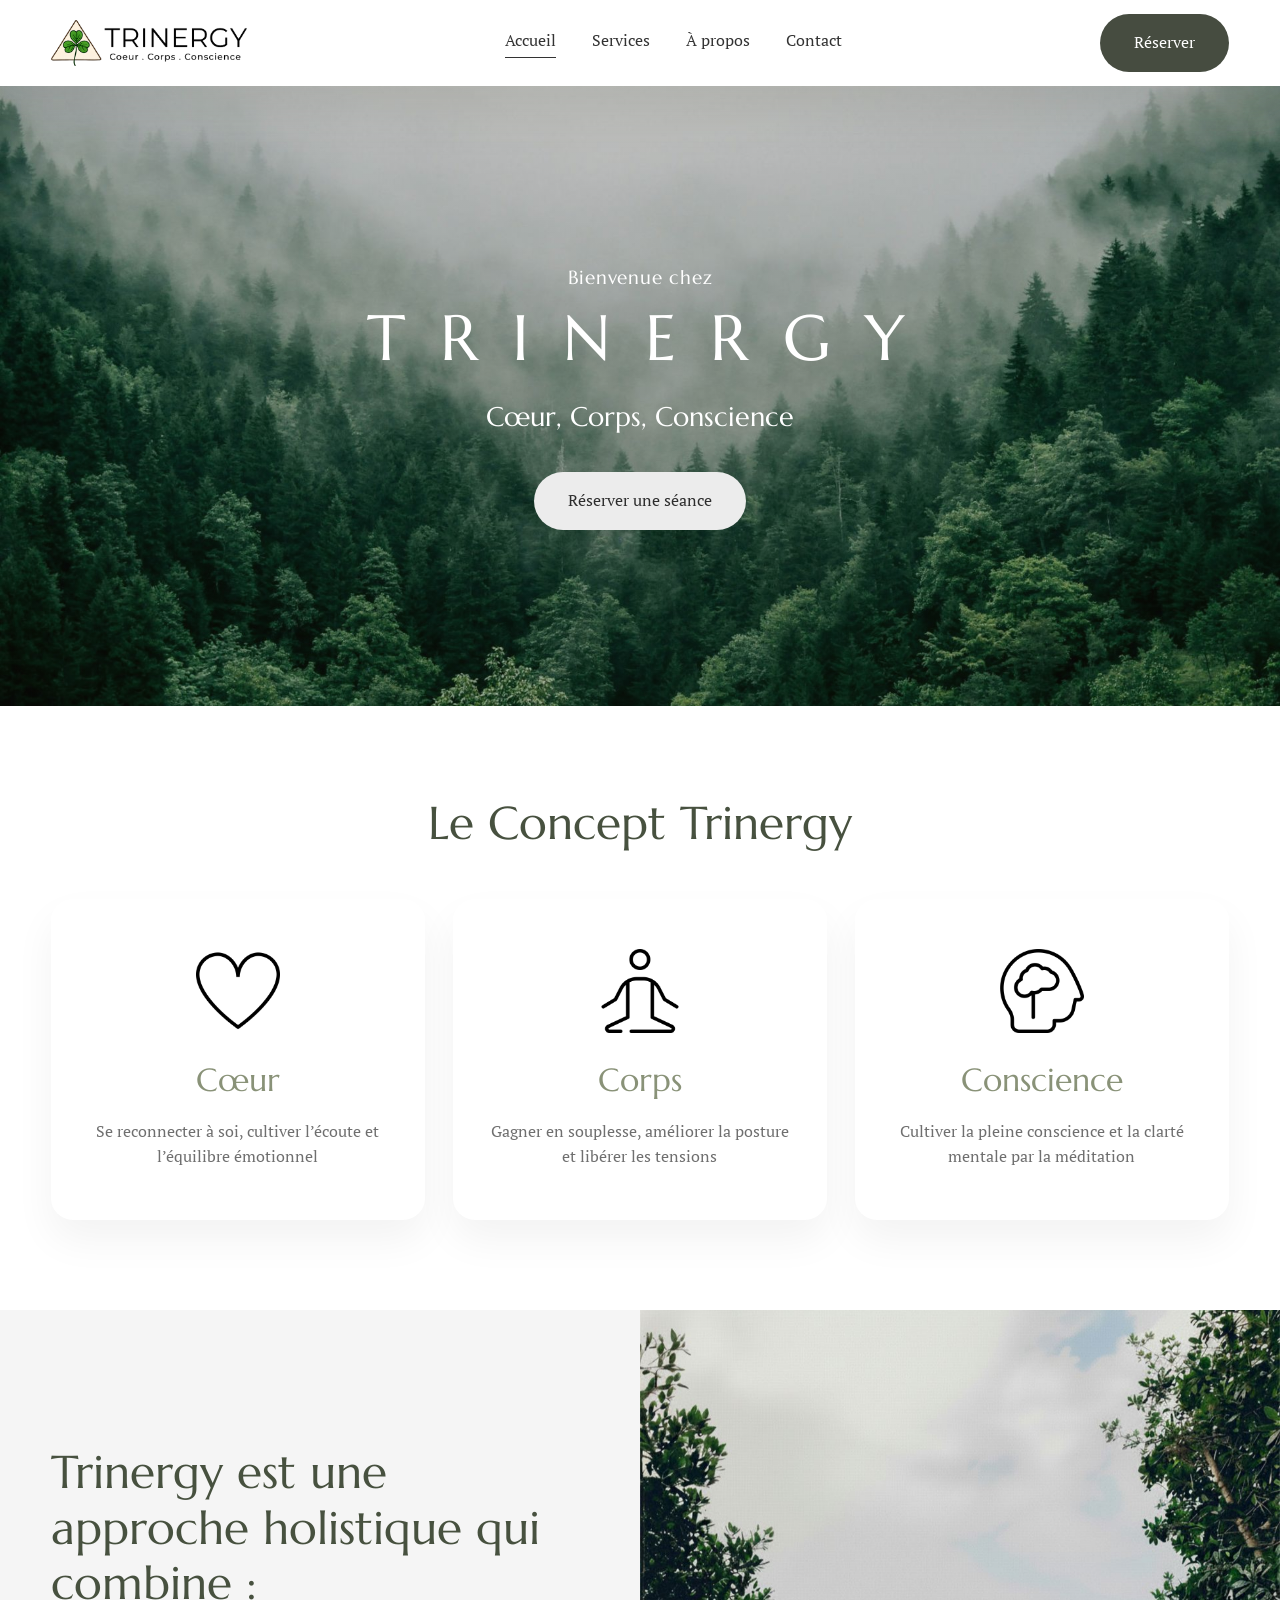
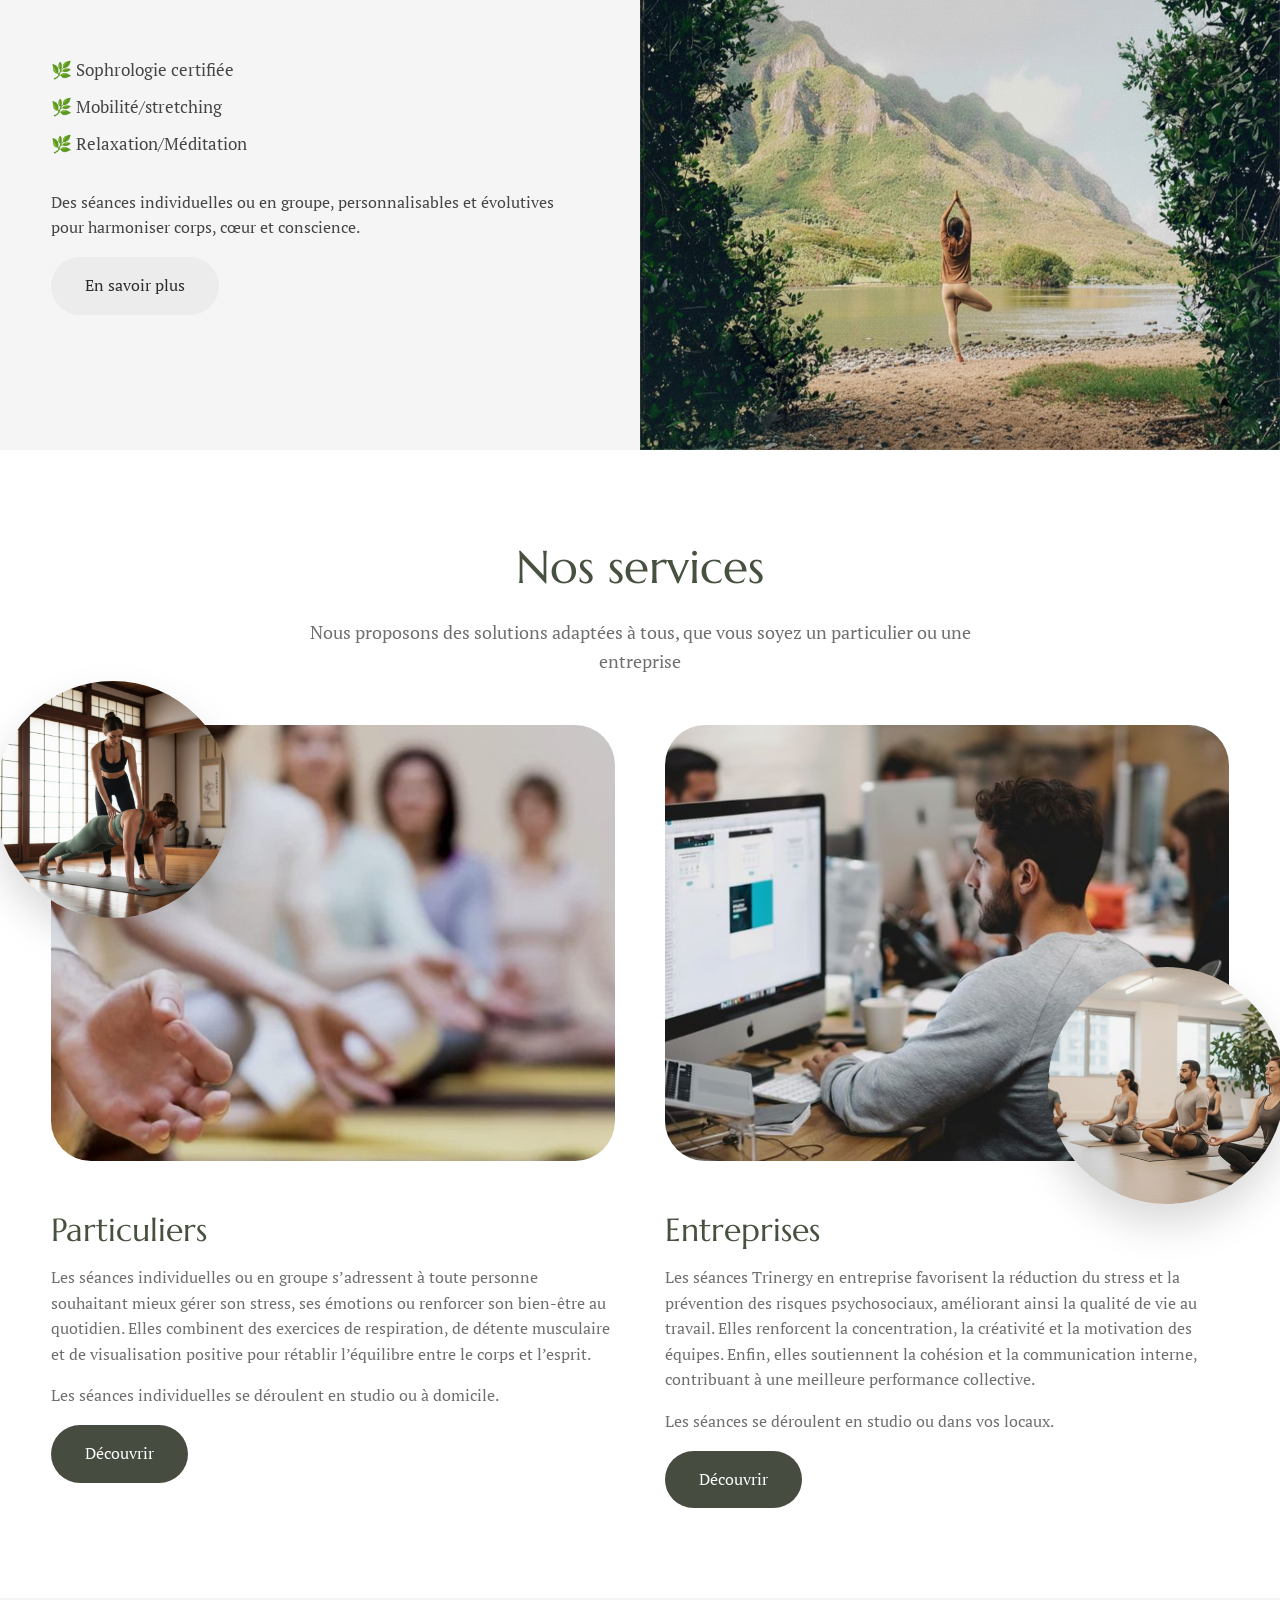
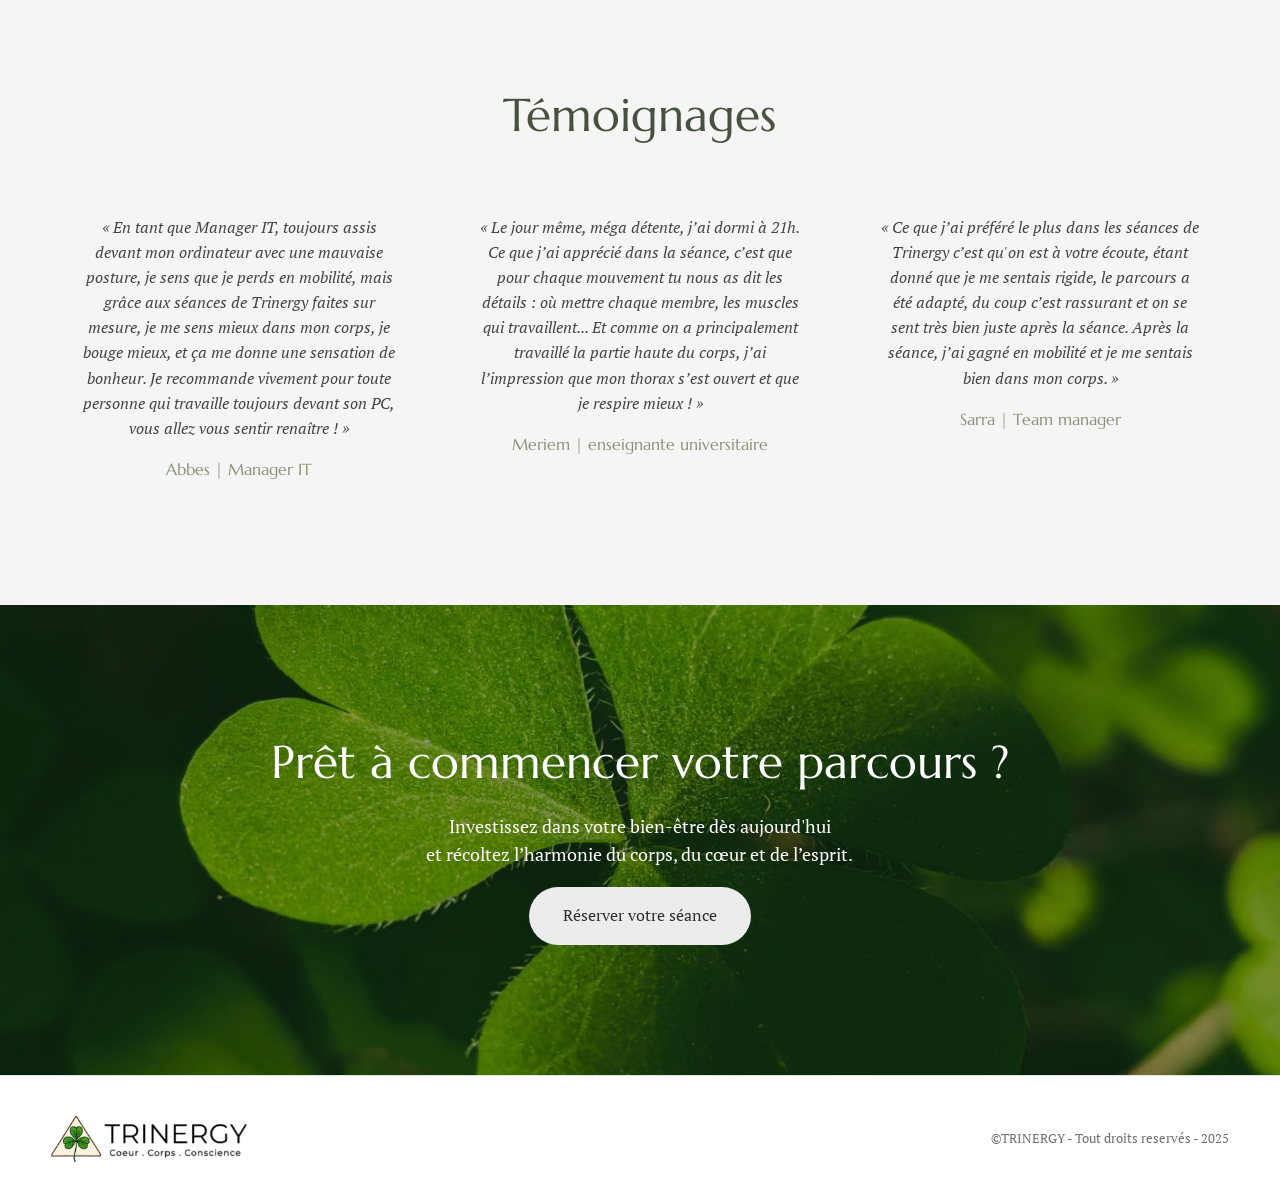
<file: index.html>
<!DOCTYPE html>
<html lang="fr">
<head>
<meta charset="UTF-8">
<meta name="viewport" content="width=device-width, initial-scale=1.0">
<title>TRINERGY - Coeur . Corps . Conscience</title>
<meta name="description" content="Trinergy accompagne particuliers et entreprises vers l'harmonie du cœur, du corps et de la conscience : sophrologie, mobilité, méditation.">
<link rel="icon" href="images/favicon.png" type="image/png">
<link rel="stylesheet" href="css/style.css">
</head>
<body>

<header class="site-header">
  <div class="container">
    <a href="index.html" class="logo"><img src="images/logo.png" alt="Trinergy - Coeur . Corps . Conscience"></a>
    <nav class="main-nav">
      <a href="index.html" class="active">Accueil</a>
      <a href="services.html">Services</a>
      <a href="about.html">À propos</a>
      <a href="contact.html">Contact</a>
      <a href="contact.html" class="btn btn-dark mobile-cta">Réserver</a>
    </nav>
    <div class="header-actions">
      <a href="contact.html" class="btn btn-dark">Réserver</a>
      <button class="nav-toggle" aria-label="Menu" aria-expanded="false"><span></span><span></span></button>
    </div>
  </div>
</header>

<section class="hero" style="background-image:url('images/hero-home.jpg');">
  <div class="hero-content">
    <span class="eyebrow">Bienvenue chez</span>
    <h1>T R I N E R G Y</h1>
    <p class="sub">Cœur, Corps, Conscience</p>
    <a href="contact.html" class="btn btn-light">Réserver une séance</a>
  </div>
</section>

<section class="section">
  <div class="container">
    <h2 class="text-center">Le Concept Trinergy</h2>
    <div class="concept-grid">
      <div class="concept-card">
        <img src="images/heart.png" alt="Cœur">
        <h3>Cœur</h3>
        <p>Se reconnecter à soi, cultiver l’écoute et l’équilibre émotionnel</p>
      </div>
      <div class="concept-card">
        <img src="images/meditation.png" alt="Corps">
        <h3>Corps</h3>
        <p>Gagner en souplesse, améliorer la posture et libérer les tensions</p>
      </div>
      <div class="concept-card">
        <img src="images/head-side-brain.png" alt="Conscience">
        <h3>Conscience</h3>
        <p>Cultiver la pleine conscience et la clarté mentale par la méditation</p>
      </div>
    </div>
  </div>
</section>

<section class="holistic-wrap">
  <div class="holistic-text-side">
    <h2>Trinergy est une approche holistique qui combine :</h2>
    <ul class="leaf-list">
      <li>🌿 Sophrologie certifiée</li>
      <li>🌿 Mobilité/stretching</li>
      <li>🌿 Relaxation/Méditation</li>
    </ul>
    <p>Des séances individuelles ou en groupe, personnalisables et évolutives pour harmoniser corps, cœur et conscience.</p>
    <a href="services.html" class="btn btn-light">En savoir plus</a>
  </div>
  <div class="holistic-image-side" style="background-image:url('images/concept-tree.jpg');"></div>
</section>

<section class="section">
  <div class="container text-center">
    <h2>Nos services</h2>
    <p class="lede">Nous proposons des solutions adaptées à tous, que vous soyez un particulier ou une entreprise</p>
    <div class="dual-cards">
      <div class="dual-card">
        <div class="photo-cluster cluster-particuliers">
          <img class="p1" src="images/services-groupe.jpg" alt="Séances en groupe Trinergy">
          <img class="p2" src="images/particuliers-2.jpg" alt="Séance individuelle Trinergy">
        </div>
        <h3>Particuliers</h3>
        <p>Les séances individuelles ou en groupe s’adressent à toute personne souhaitant mieux gérer son stress, ses émotions ou renforcer son bien-être au quotidien. Elles combinent des exercices de respiration, de détente musculaire et de visualisation positive pour rétablir l’équilibre entre le corps et l’esprit.</p>
        <p>Les séances individuelles se déroulent en studio ou à domicile.</p>
        <a href="services.html" class="btn btn-dark">Découvrir</a>
      </div>
      <div class="dual-card">
        <div class="photo-cluster cluster-entreprises">
          <img class="p1" src="images/entreprises-1.jpg" alt="Séances Trinergy en entreprise">
          <img class="p2" src="images/entreprises-2.jpg" alt="Équipe en séance Trinergy">
        </div>
        <h3>Entreprises</h3>
        <p>Les séances Trinergy en entreprise favorisent la réduction du stress et la prévention des risques psychosociaux, améliorant ainsi la qualité de vie au travail. Elles renforcent la concentration, la créativité et la motivation des équipes. Enfin, elles soutiennent la cohésion et la communication interne, contribuant à une meilleure performance collective.</p>
        <p>Les séances se déroulent en studio ou dans vos locaux.</p>
        <a href="services.html" class="btn btn-dark">Découvrir</a>
      </div>
    </div>
  </div>
</section>

<section class="section bg-alt">
  <div class="container text-center">
    <h2>Témoignages</h2>
    <div class="testimonial-grid">
      <div class="testimonial-card">
        <p>« En tant que Manager IT, toujours assis devant mon ordinateur avec une mauvaise posture, je sens que je perds en mobilité, mais grâce aux séances de Trinergy faites sur mesure, je me sens mieux dans mon corps, je bouge mieux, et ça me donne une sensation de bonheur. Je recommande vivement pour toute personne qui travaille toujours devant son PC, vous allez vous sentir renaître ! »</p>
        <cite>Abbes | Manager IT</cite>
      </div>
      <div class="testimonial-card">
        <p>« Le jour même, méga détente, j’ai dormi à 21h. Ce que j’ai apprécié dans la séance, c’est que pour chaque mouvement tu nous as dit les détails : où mettre chaque membre, les muscles qui travaillent... Et comme on a principalement travaillé la partie haute du corps, j’ai l’impression que mon thorax s’est ouvert et que je respire mieux ! »</p>
        <cite>Meriem | enseignante universitaire</cite>
      </div>
      <div class="testimonial-card">
        <p>« Ce que j’ai préféré le plus dans les séances de Trinergy c’est qu'on est à votre écoute, étant donné que je me sentais rigide, le parcours a été adapté, du coup c’est rassurant et on se sent très bien juste après la séance. Après la séance, j’ai gagné en mobilité et je me sentais bien dans mon corps. »</p>
        <cite>Sarra | Team manager</cite>
      </div>
    </div>
  </div>
</section>

<section class="cta-band" style="background-image:url('images/cta-clover.jpg');">
  <div class="container">
    <h2>Prêt à commencer votre parcours ?</h2>
    <p>Investissez dans votre bien-être dès aujourd'hui<br>et récoltez l’harmonie du corps, du cœur et de l’esprit.</p>
    <a href="contact.html" class="btn btn-light">Réserver votre séance</a>
  </div>
</section>

<footer class="site-footer">
  <div class="container">
    <a href="index.html" class="logo"><img src="images/logo.png" alt="Trinergy"></a>
    <small>©TRINERGY - Tout droits reservés - 2025</small>
  </div>
</footer>

<script src="js/main.js"></script>
</body>
</html>
</file>
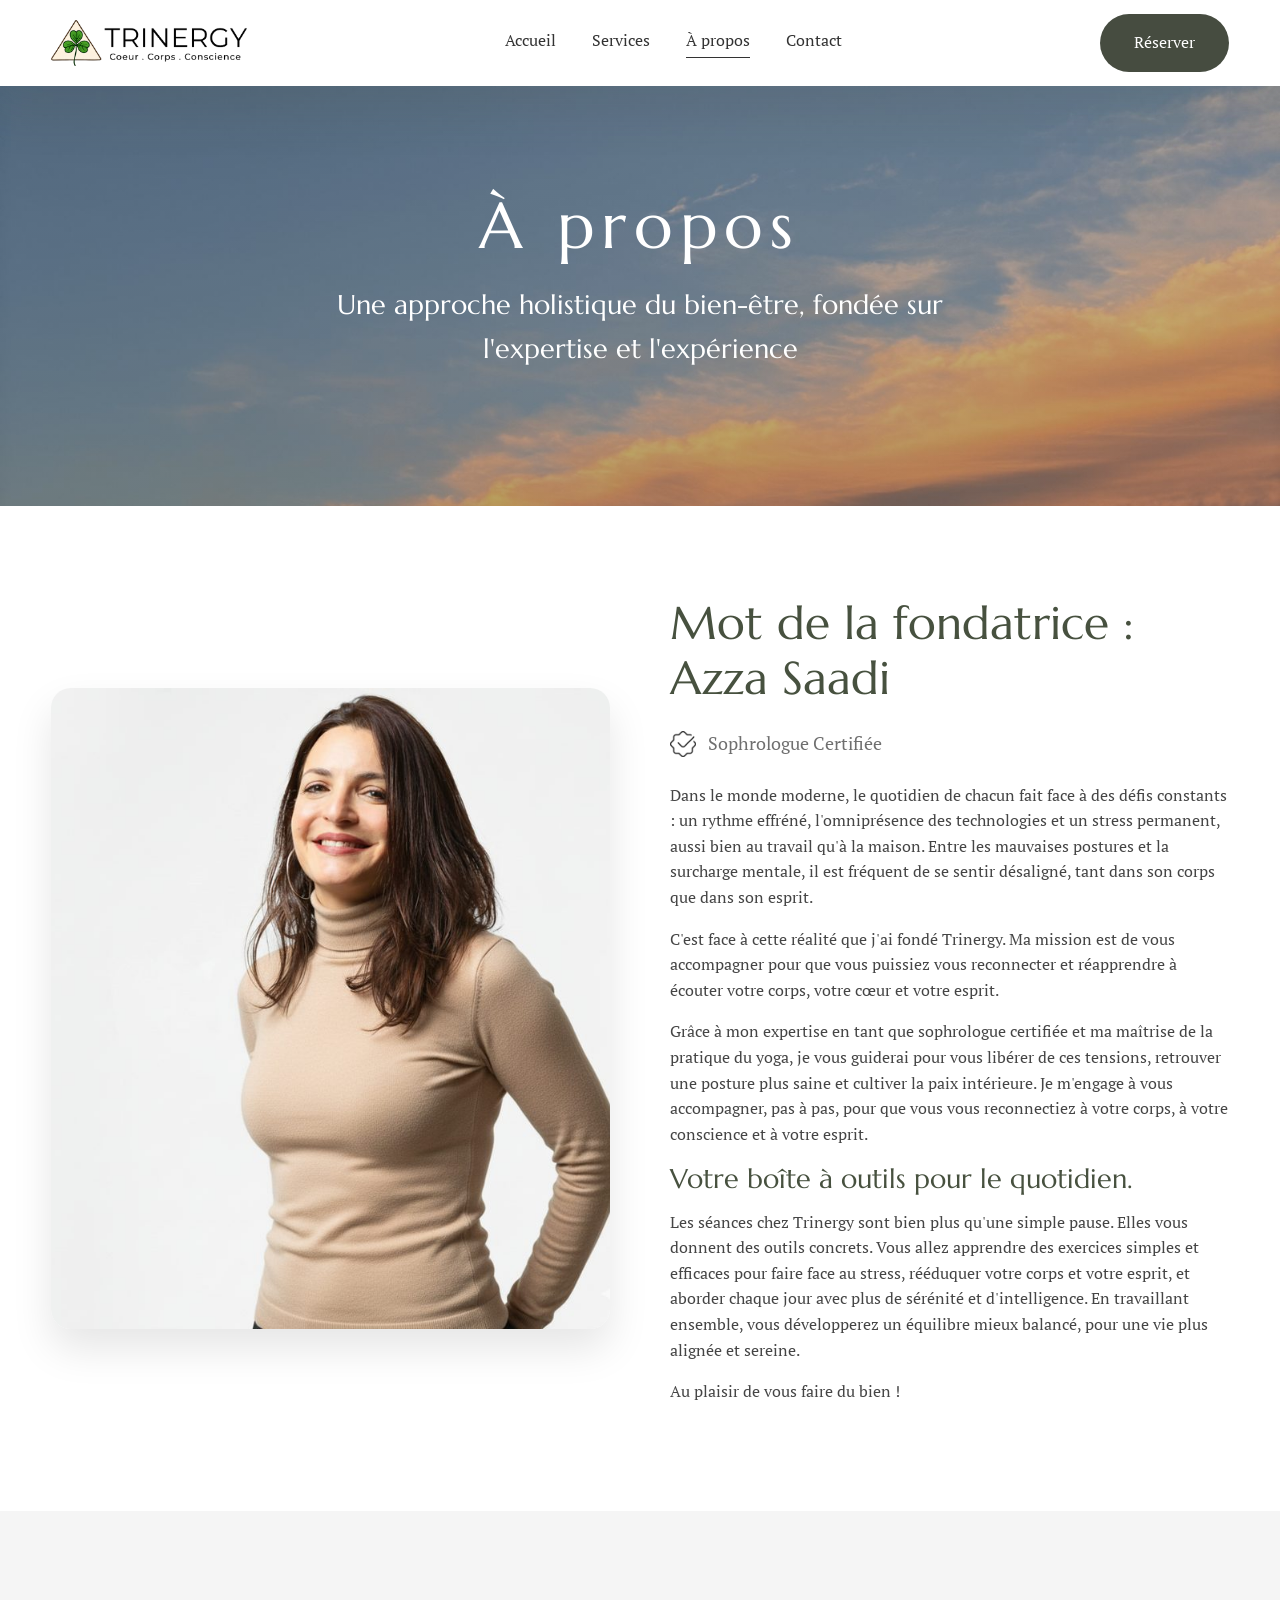
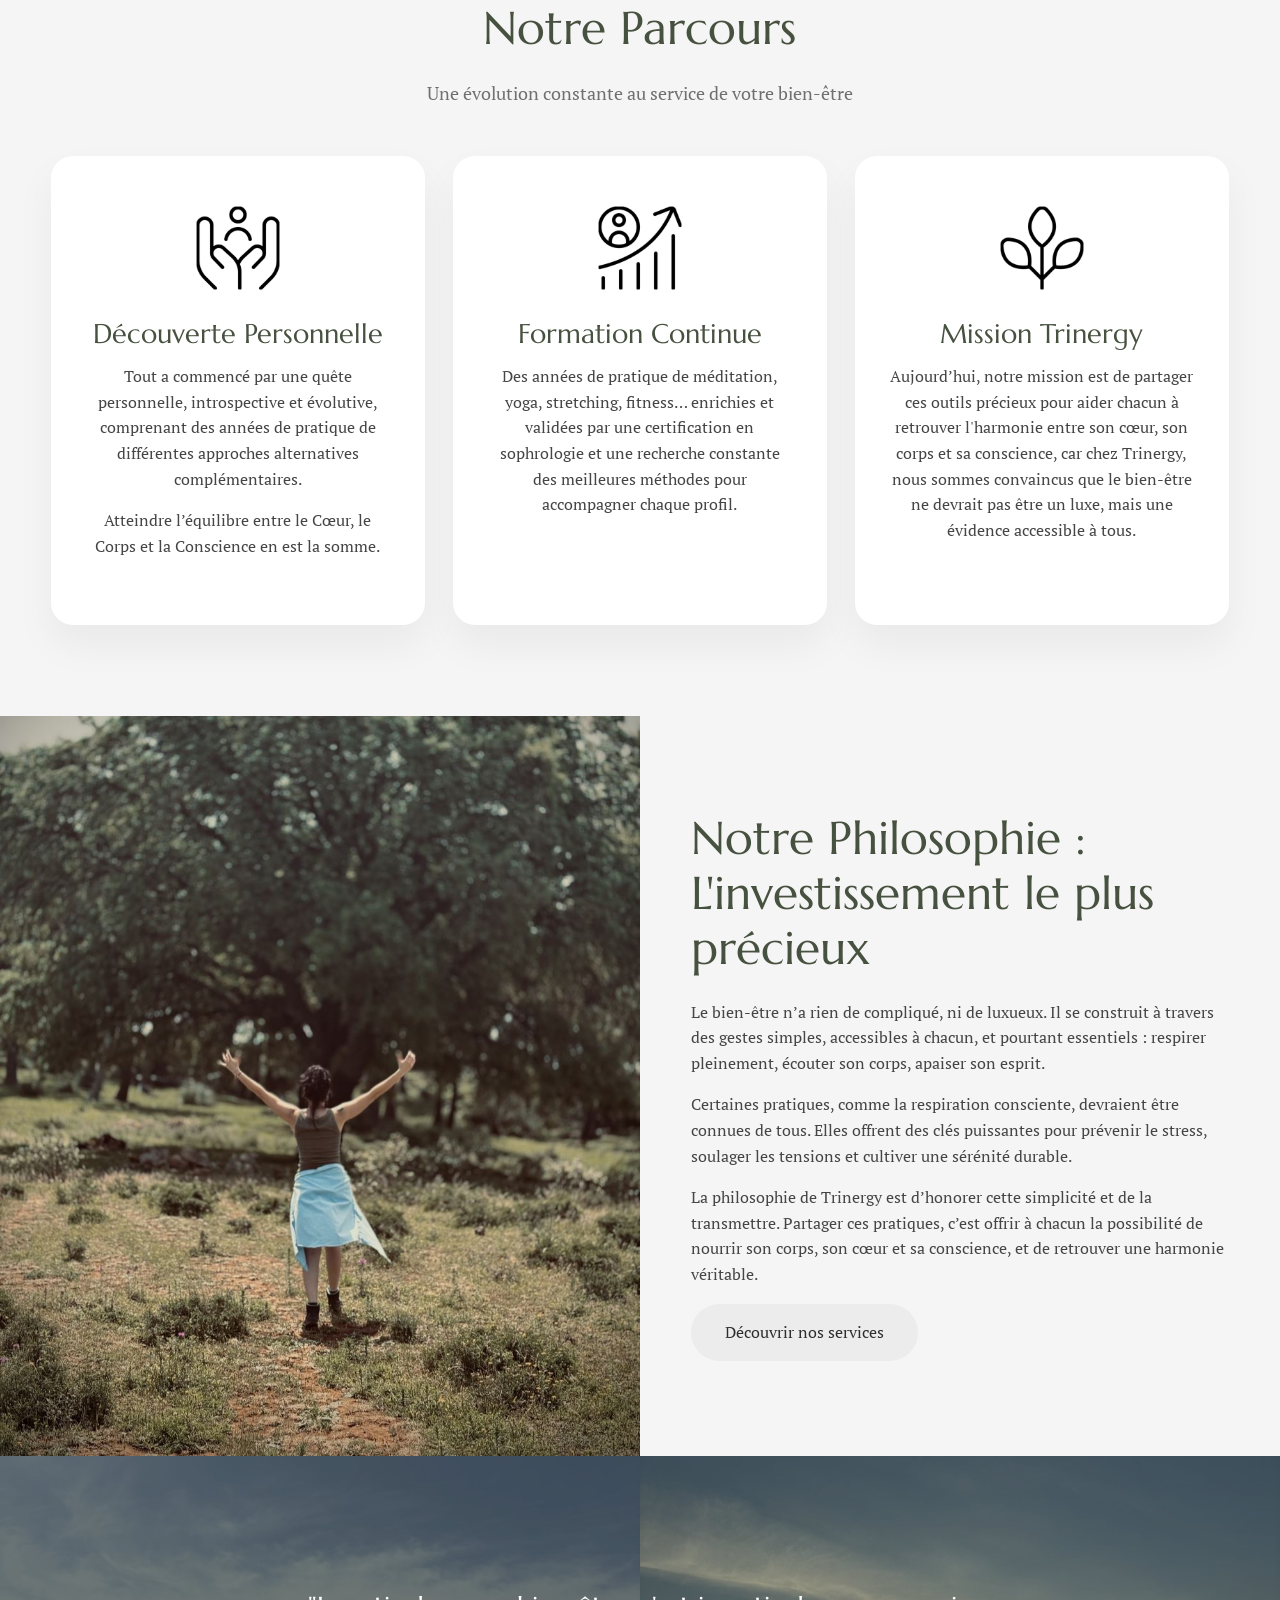
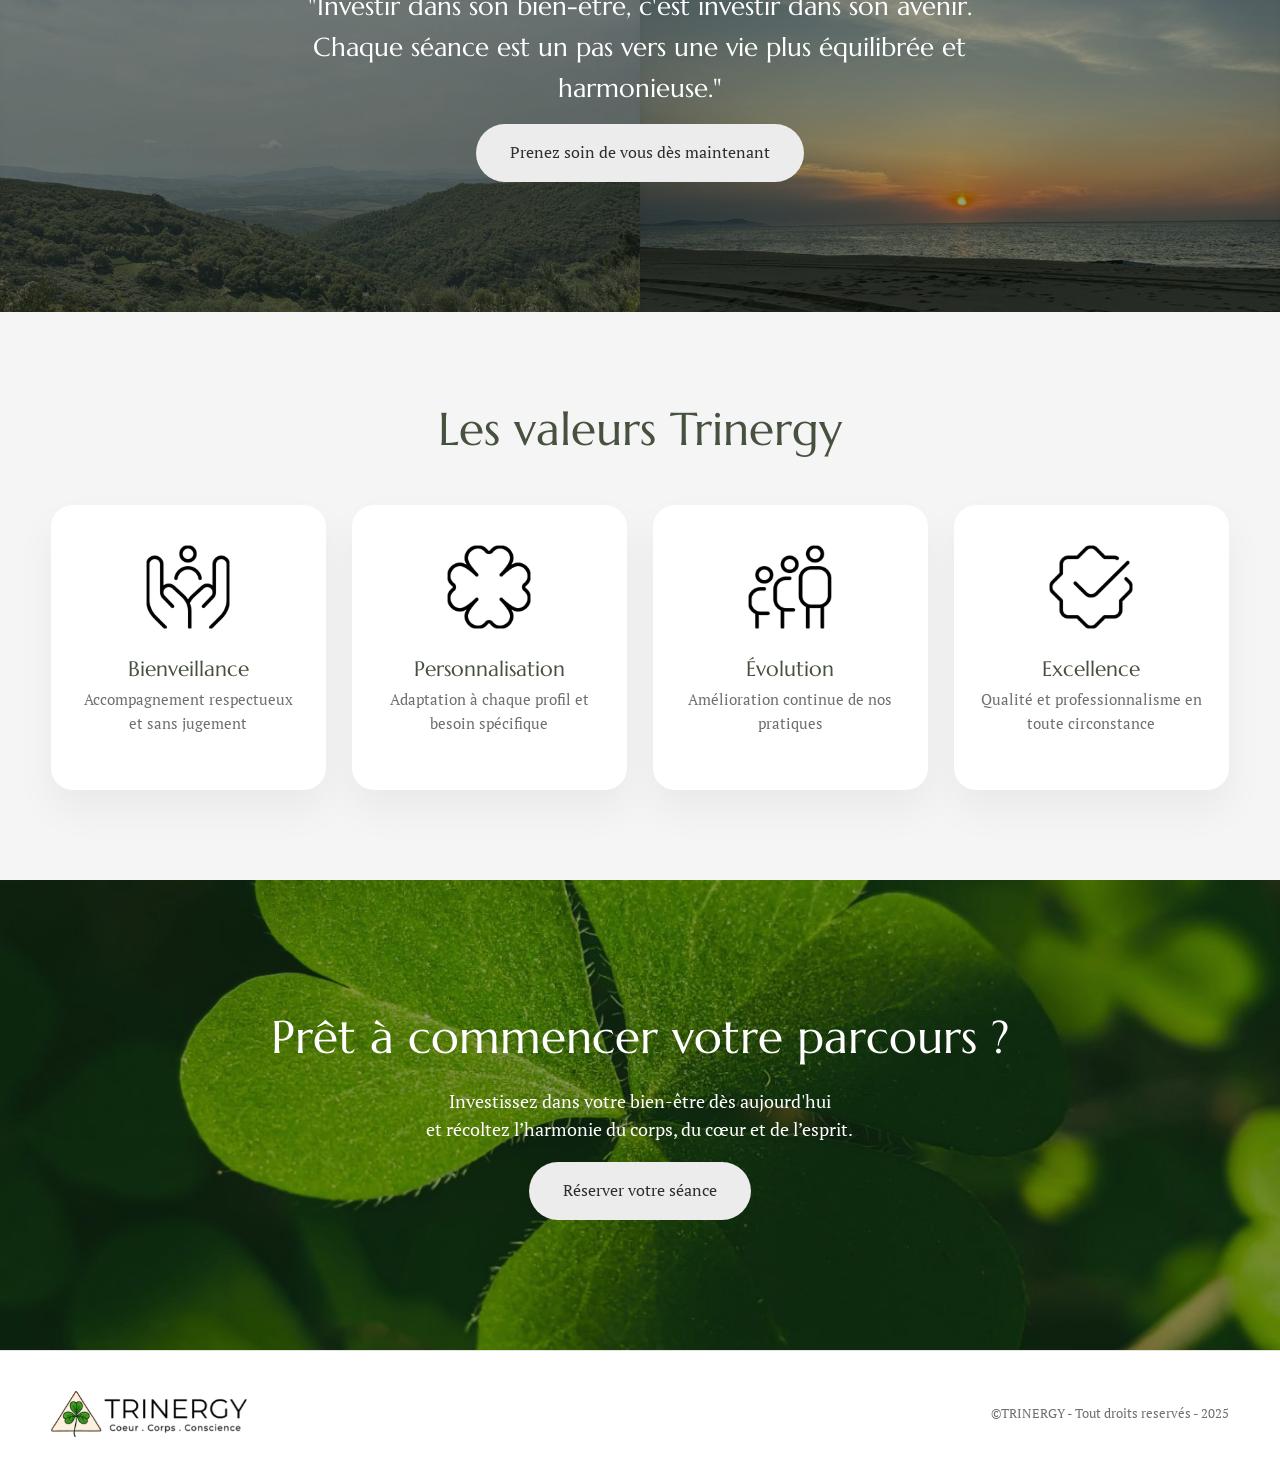
<file: about.html>
<!DOCTYPE html>
<html lang="fr">
<head>
<meta charset="UTF-8">
<meta name="viewport" content="width=device-width, initial-scale=1.0">
<title>TRINERGY - À propos</title>
<meta name="description" content="Découvrez l'histoire de Trinergy et de sa fondatrice Azza Saadi, sophrologue certifiée, ainsi que la philosophie et les valeurs de la marque.">
<link rel="icon" href="images/favicon.png" type="image/png">
<link rel="stylesheet" href="css/style.css">
</head>
<body>

<header class="site-header">
  <div class="container">
    <a href="index.html" class="logo"><img src="images/logo.png" alt="Trinergy - Coeur . Corps . Conscience"></a>
    <nav class="main-nav">
      <a href="index.html">Accueil</a>
      <a href="services.html">Services</a>
      <a href="about.html" class="active">À propos</a>
      <a href="contact.html">Contact</a>
      <a href="contact.html" class="btn btn-dark mobile-cta">Réserver</a>
    </nav>
    <div class="header-actions">
      <a href="contact.html" class="btn btn-dark">Réserver</a>
      <button class="nav-toggle" aria-label="Menu" aria-expanded="false"><span></span><span></span></button>
    </div>
  </div>
</header>

<section class="hero hero-small" style="background-image:url('images/hero-about.jpg');">
  <div class="hero-content">
    <h1>À propos</h1>
    <p class="sub">Une approche holistique du bien-être, fondée sur l'expertise et l'expérience</p>
  </div>
</section>

<section class="section">
  <div class="container split">
    <div>
      <img class="founder-photo" src="images/azza-saadi.jpg" alt="Azza Saadi, fondatrice de Trinergy">
    </div>
    <div>
      <h2>Mot de la fondatrice :<br>Azza Saadi</h2>
      <p class="founder-subtitle">
        <img src="images/icon-value-excellence.png" alt="">
        Sophrologue Certifiée
      </p>
      <p>Dans le monde moderne, le quotidien de chacun fait face à des défis constants : un rythme effréné, l'omniprésence des technologies et un stress permanent, aussi bien au travail qu'à la maison. Entre les mauvaises postures et la surcharge mentale, il est fréquent de se sentir désaligné, tant dans son corps que dans son esprit.</p>
      <p>C'est face à cette réalité que j'ai fondé Trinergy. Ma mission est de vous accompagner pour que vous puissiez vous reconnecter et réapprendre à écouter votre corps, votre cœur et votre esprit.</p>
      <p>Grâce à mon expertise en tant que sophrologue certifiée et ma maîtrise de la pratique du yoga, je vous guiderai pour vous libérer de ces tensions, retrouver une posture plus saine et cultiver la paix intérieure. Je m'engage à vous accompagner, pas à pas, pour que vous vous reconnectiez à votre corps, à votre conscience et à votre esprit.</p>
      <h3>Votre boîte à outils pour le quotidien.</h3>
      <p>Les séances chez Trinergy sont bien plus qu'une simple pause. Elles vous donnent des outils concrets. Vous allez apprendre des exercices simples et efficaces pour faire face au stress, rééduquer votre corps et votre esprit, et aborder chaque jour avec plus de sérénité et d'intelligence. En travaillant ensemble, vous développerez un équilibre mieux balancé, pour une vie plus alignée et sereine.</p>
      <p>Au plaisir de vous faire du bien !</p>
    </div>
  </div>
</section>

<section class="section bg-alt">
  <div class="container text-center">
    <h2>Notre Parcours</h2>
    <p class="lede">Une évolution constante au service de votre bien-être</p>
    <div class="parcours-grid">
      <div class="parcours-card">
        <div class="icon">
          <img src="images/icon-decouverte.png" alt="Découverte Personnelle">
        </div>
        <h3>Découverte Personnelle</h3>
        <p>Tout a commencé par une quête personnelle, introspective et évolutive, comprenant des années de pratique de différentes approches alternatives complémentaires.</p>
        <p>Atteindre l’équilibre entre le Cœur, le Corps et la Conscience en est la somme.</p>
      </div>
      <div class="parcours-card">
        <div class="icon">
          <img src="images/icon-formation.png" alt="Formation Continue">
        </div>
        <h3>Formation Continue</h3>
        <p>Des années de pratique de méditation, yoga, stretching, fitness… enrichies et validées par une certification en sophrologie et une recherche constante des meilleures méthodes pour accompagner chaque profil.</p>
      </div>
      <div class="parcours-card">
        <div class="icon">
          <img src="images/icon-mission.png" alt="Mission Trinergy">
        </div>
        <h3>Mission Trinergy</h3>
        <p>Aujourd’hui, notre mission est de partager ces outils précieux pour aider chacun à retrouver l'harmonie entre son cœur, son corps et sa conscience, car chez Trinergy, nous sommes convaincus que le bien-être ne devrait pas être un luxe, mais une évidence accessible à tous.</p>
      </div>
    </div>
  </div>
</section>

<section class="holistic-wrap philosophie-wrap">
  <div class="holistic-image-side" style="background-image:url('images/philosophie.jpg');"></div>
  <div class="holistic-text-side">
    <h2>Notre Philosophie : L'investissement le plus précieux</h2>
    <p>Le bien-être n’a rien de compliqué, ni de luxueux. Il se construit à travers des gestes simples, accessibles à chacun, et pourtant essentiels : respirer pleinement, écouter son corps, apaiser son esprit.</p>
    <p>Certaines pratiques, comme la respiration consciente, devraient être connues de tous. Elles offrent des clés puissantes pour prévenir le stress, soulager les tensions et cultiver une sérénité durable.</p>
    <p>La philosophie de Trinergy est d’honorer cette simplicité et de la transmettre. Partager ces pratiques, c’est offrir à chacun la possibilité de nourrir son corps, son cœur et sa conscience, et de retrouver une harmonie véritable.</p>
    <a href="services.html" class="btn btn-light">Découvrir nos services</a>
  </div>
</section>

<section class="cta-band split-photo-band">
  <div class="split-photo-bg">
    <img src="images/about-cta-mountain.jpg" alt="Paysage nature Trinergy">
    <img src="images/about-cta-beach.jpg" alt="Coucher de soleil plage Trinergy">
  </div>
  <div class="container quote-block">
    <blockquote>"Investir dans son bien-être, c'est investir dans son avenir. Chaque séance est un pas vers une vie plus équilibrée et harmonieuse."</blockquote>
    <a href="contact.html" class="btn btn-light">Prenez soin de vous dès maintenant</a>
  </div>
</section>

<section class="section bg-alt">
  <div class="container text-center">
    <h2>Les valeurs Trinergy</h2>
    <div class="values-grid">
      <div class="value-card">
        <div class="icon">
          <img src="images/icon-value-bienveillance.png" alt="Bienveillance">
        </div>
        <h4>Bienveillance</h4>
        <p>Accompagnement respectueux et sans jugement</p>
      </div>
      <div class="value-card">
        <div class="icon">
          <img src="images/icon-value-personnalisation.png" alt="Personnalisation">
        </div>
        <h4>Personnalisation</h4>
        <p>Adaptation à chaque profil et besoin spécifique</p>
      </div>
      <div class="value-card">
        <div class="icon">
          <img src="images/icon-value-evolution.png" alt="Évolution">
        </div>
        <h4>Évolution</h4>
        <p>Amélioration continue de nos pratiques</p>
      </div>
      <div class="value-card">
        <div class="icon">
          <img src="images/icon-value-excellence.png" alt="Excellence">
        </div>
        <h4>Excellence</h4>
        <p>Qualité et professionnalisme en toute circonstance</p>
      </div>
    </div>
  </div>
</section>

<section class="cta-band" style="background-image:url('images/cta-clover.jpg');">
  <div class="container">
    <h2>Prêt à commencer votre parcours ?</h2>
    <p>Investissez dans votre bien-être dès aujourd'hui<br>et récoltez l’harmonie du corps, du cœur et de l’esprit.</p>
    <a href="contact.html" class="btn btn-light">Réserver votre séance</a>
  </div>
</section>

<footer class="site-footer">
  <div class="container">
    <a href="index.html" class="logo"><img src="images/logo.png" alt="Trinergy"></a>
    <small>©TRINERGY - Tout droits reservés - 2025</small>
  </div>
</footer>

<script src="js/main.js"></script>
</body>
</html>
</file>
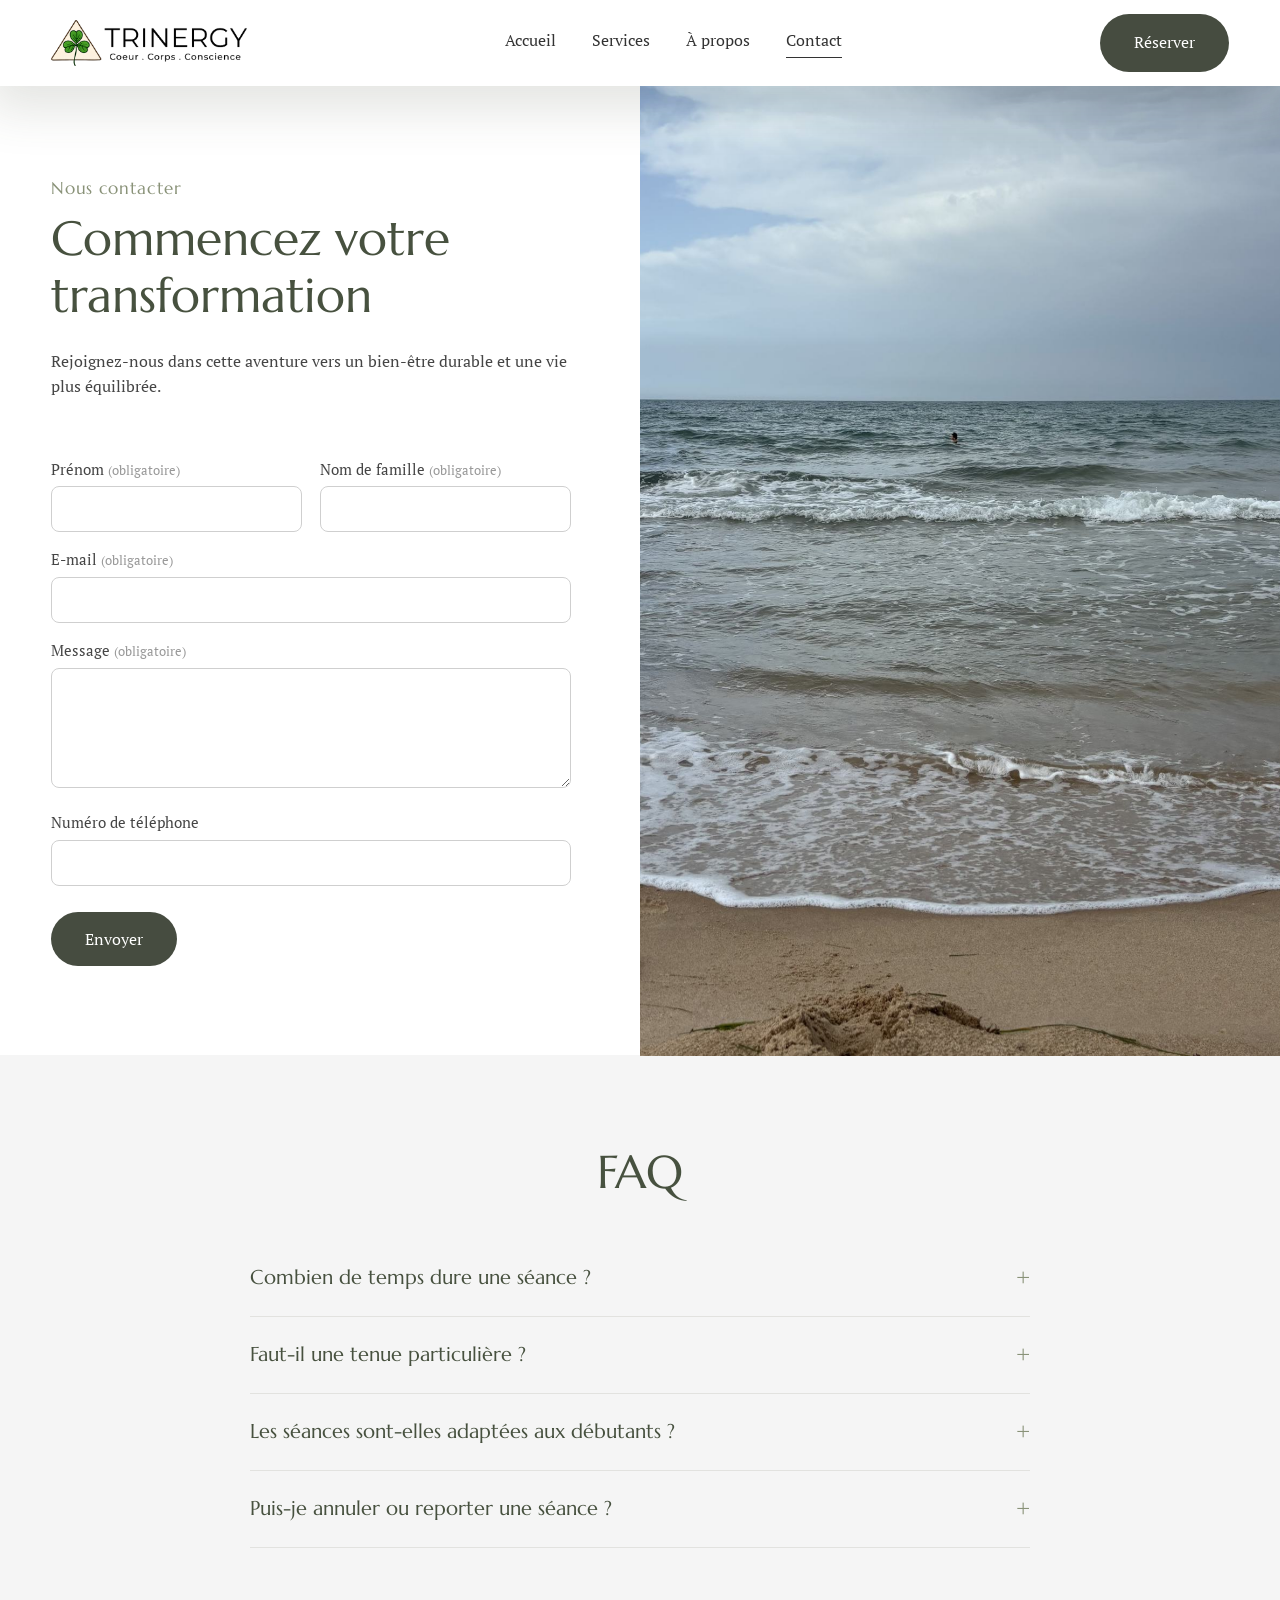
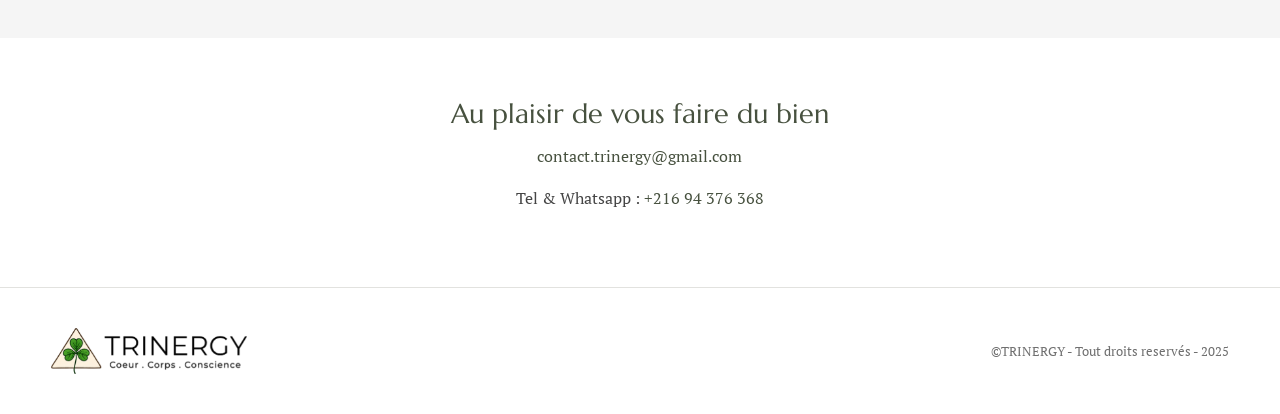
<file: contact.html>
<!DOCTYPE html>
<html lang="fr">
<head>
<meta charset="UTF-8">
<meta name="viewport" content="width=device-width, initial-scale=1.0">
<title>TRINERGY - Contact</title>
<meta name="description" content="Contactez Trinergy pour réserver votre séance de sophrologie, mobilité et méditation, en individuel ou en entreprise.">
<link rel="icon" href="images/favicon.png" type="image/png">
<link rel="stylesheet" href="css/style.css">
</head>
<body>

<header class="site-header">
  <div class="container">
    <a href="index.html" class="logo"><img src="images/logo.png" alt="Trinergy - Coeur . Corps . Conscience"></a>
    <nav class="main-nav">
      <a href="index.html">Accueil</a>
      <a href="services.html">Services</a>
      <a href="about.html">À propos</a>
      <a href="contact.html" class="active">Contact</a>
      <a href="#contact-form" class="btn btn-dark mobile-cta">Réserver</a>
    </nav>
    <div class="header-actions">
      <a href="#contact-form" class="btn btn-dark">Réserver</a>
      <button class="nav-toggle" aria-label="Menu" aria-expanded="false"><span></span><span></span></button>
    </div>
  </div>
</header>

<section class="contact-wrap">
  <div class="contact-form-side" id="contact-form">
    <span class="eyebrow">Nous contacter</span>
    <h1 style="font-size:clamp(2rem,4vw,3rem);">Commencez votre transformation</h1>
    <p>Rejoignez-nous dans cette aventure vers un bien-être durable et une vie plus équilibrée.</p>

    <form class="contact-form" action="mailto:contact.trinergy@gmail.com" method="post" enctype="text/plain">
      <div class="row">
        <div>
          <label for="prenom">Prénom <span class="req">(obligatoire)</span></label>
          <input type="text" id="prenom" name="prenom" required>
        </div>
        <div>
          <label for="nom">Nom de famille <span class="req">(obligatoire)</span></label>
          <input type="text" id="nom" name="nom" required>
        </div>
      </div>
      <label for="email">E-mail <span class="req">(obligatoire)</span></label>
      <input type="email" id="email" name="email" required>

      <label for="message">Message <span class="req">(obligatoire)</span></label>
      <textarea id="message" name="message" required></textarea>

      <label for="tel">Numéro de téléphone</label>
      <input type="tel" id="tel" name="tel">

      <button type="submit" class="btn btn-dark">Envoyer</button>
    </form>
  </div>
  <div class="contact-image-side" style="background-image:url('images/hero-contact.jpg');"></div>
</section>

<section class="section bg-alt">
  <div class="container">
    <h2 class="text-center">FAQ</h2>
    <div class="faq">
      <details>
        <summary>Combien de temps dure une séance ?</summary>
        <p>Chaque séance dure 1h15, divisée en trois parties de 25 minutes : souplesse, respiration et méditation.</p>
      </details>
      <details>
        <summary>Faut-il une tenue particulière ?</summary>
        <p>Une tenue confortable et souple suffit. Nous recommandons des vêtements dans lesquels vous pouvez bouger librement.</p>
      </details>
      <details>
        <summary>Les séances sont-elles adaptées aux débutants ?</summary>
        <p>Absolument ! Nos séances sont adaptées à tous les niveaux, des débutants complets aux pratiquants expérimentés.</p>
      </details>
      <details>
        <summary>Puis-je annuler ou reporter une séance ?</summary>
        <p>Oui, vous pouvez annuler ou reporter une séance jusqu'à 24h avant. Nous nous adaptons à vos contraintes.</p>
      </details>
    </div>
  </div>
</section>

<section class="contact-info">
  <div class="container">
    <h3>Au plaisir de vous faire du bien</h3>
    <p><a href="mailto:contact.trinergy@gmail.com">contact.trinergy@gmail.com</a></p>
    <p>Tel &amp; Whatsapp : <a href="https://wa.me/21694376368">+216 94 376 368</a></p>
  </div>
</section>

<footer class="site-footer">
  <div class="container">
    <a href="index.html" class="logo"><img src="images/logo.png" alt="Trinergy"></a>
    <small>©TRINERGY - Tout droits reservés - 2025</small>
  </div>
</footer>

<script src="js/main.js"></script>
</body>
</html>
</file>
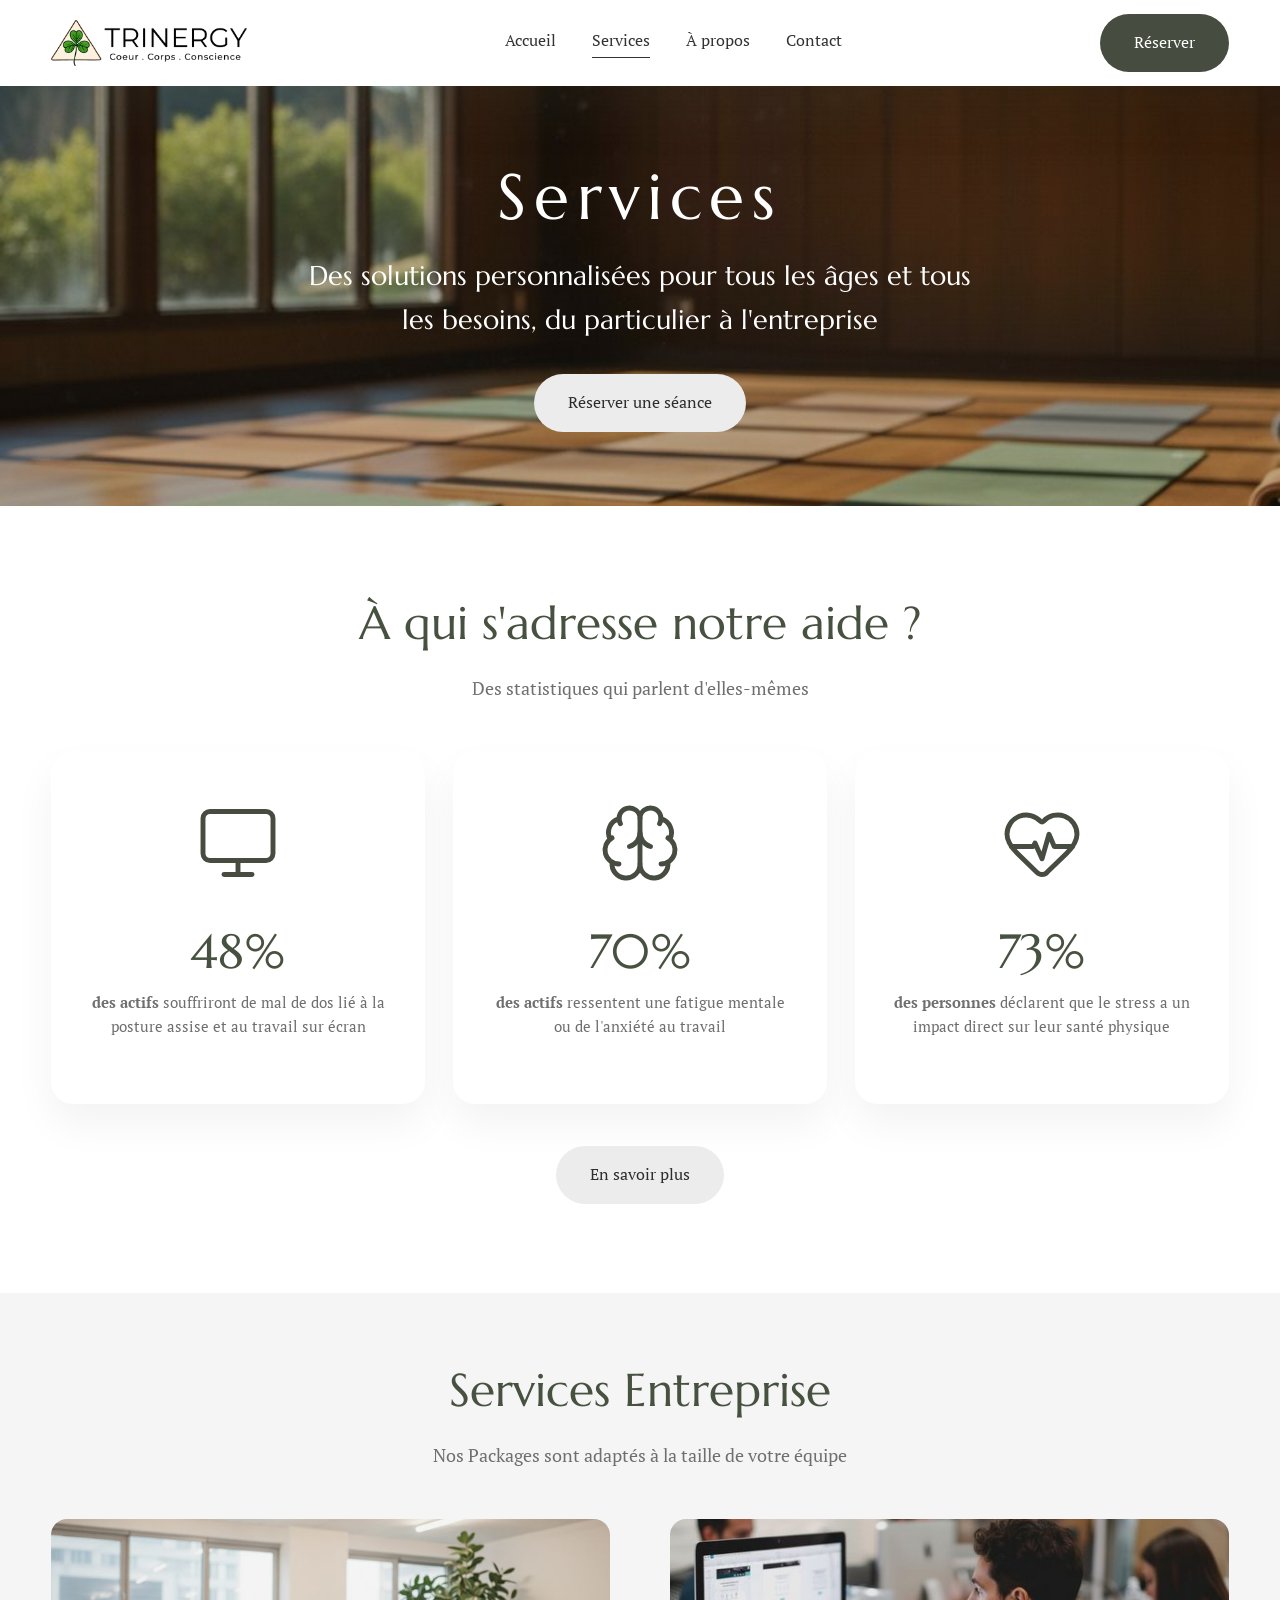
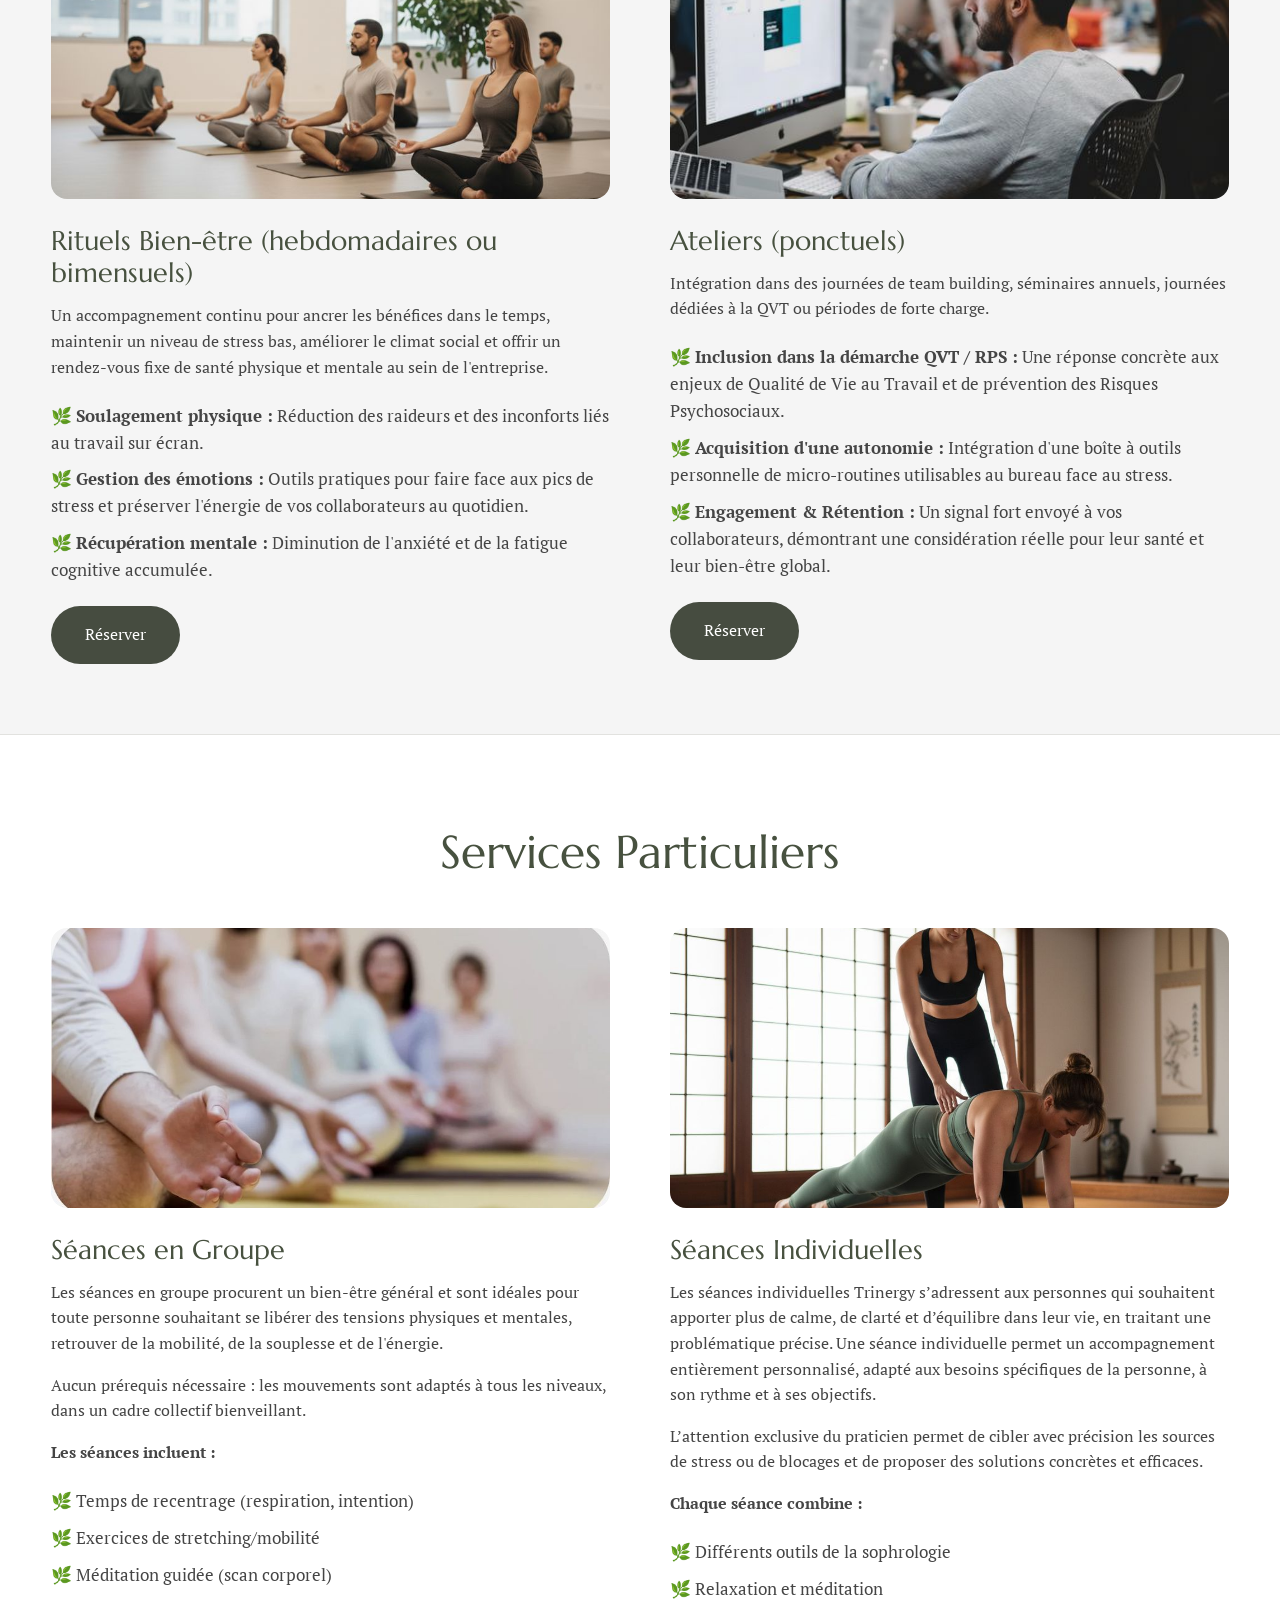
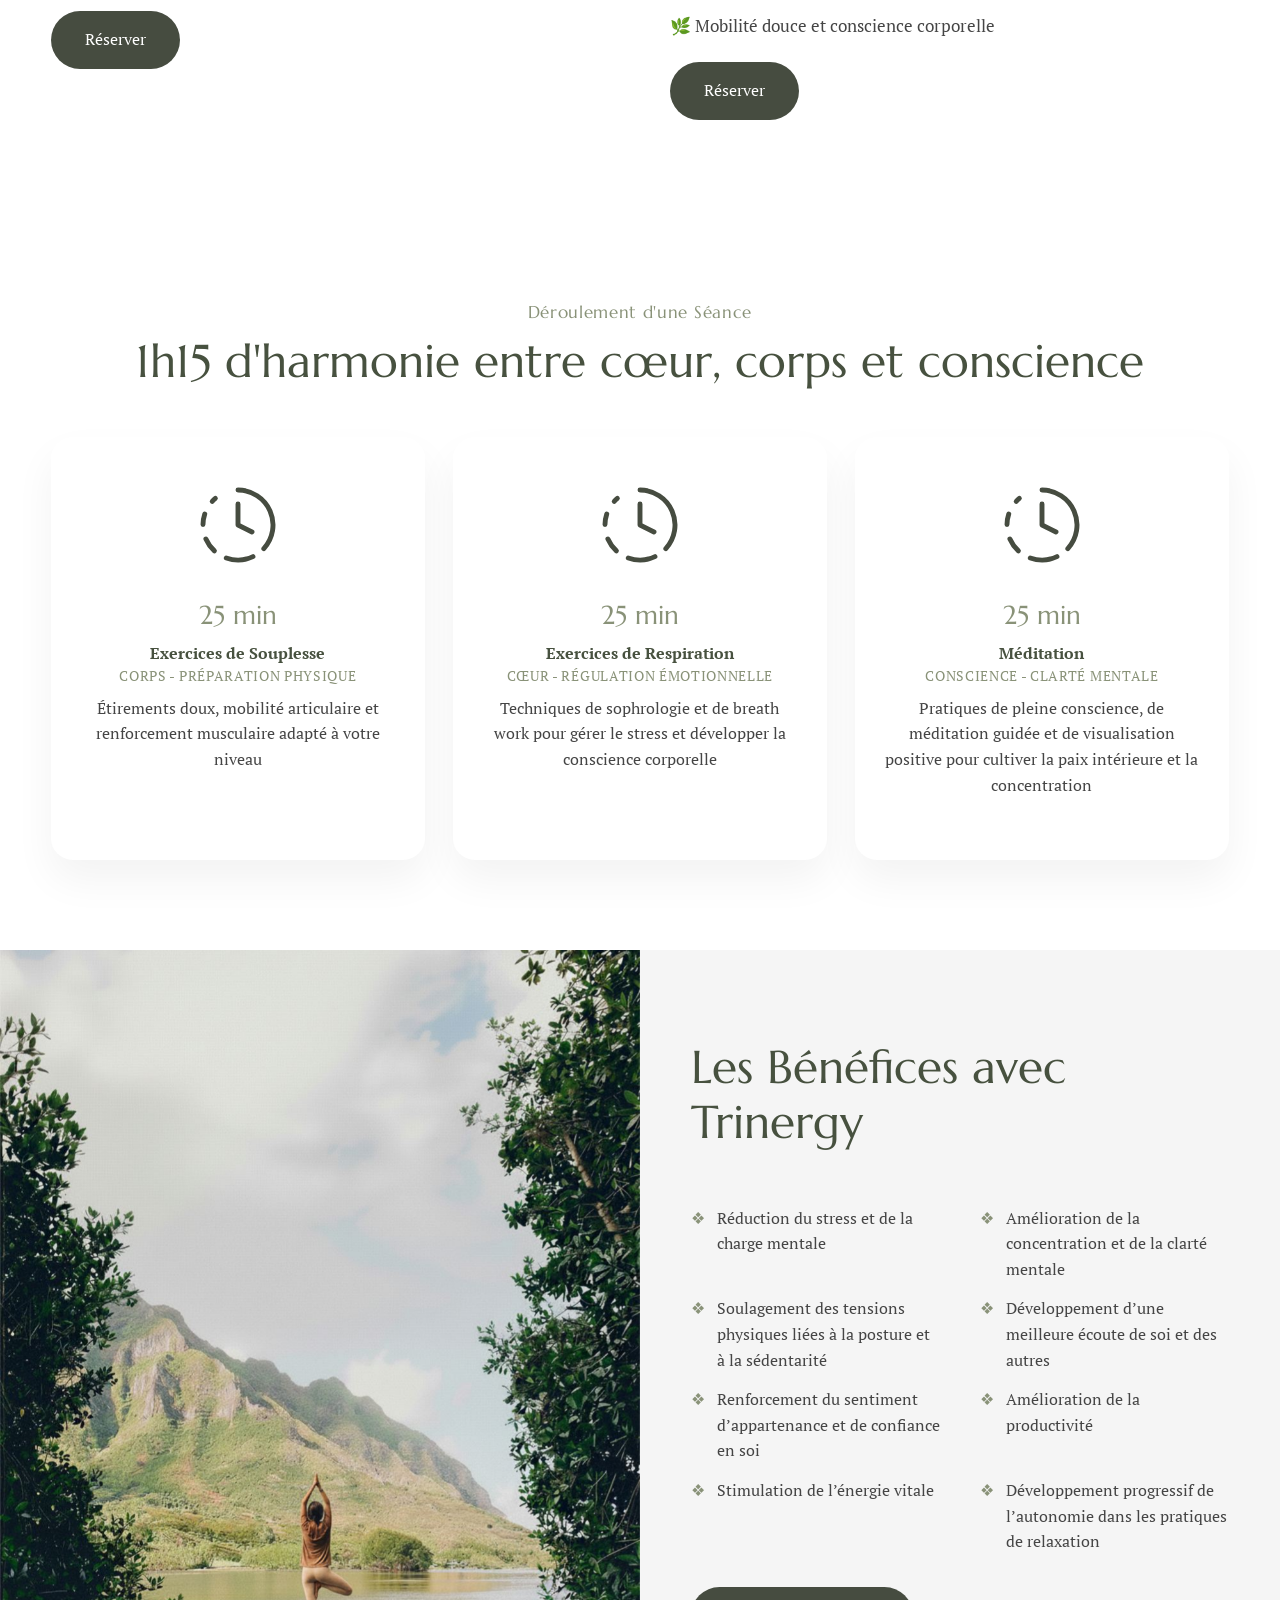
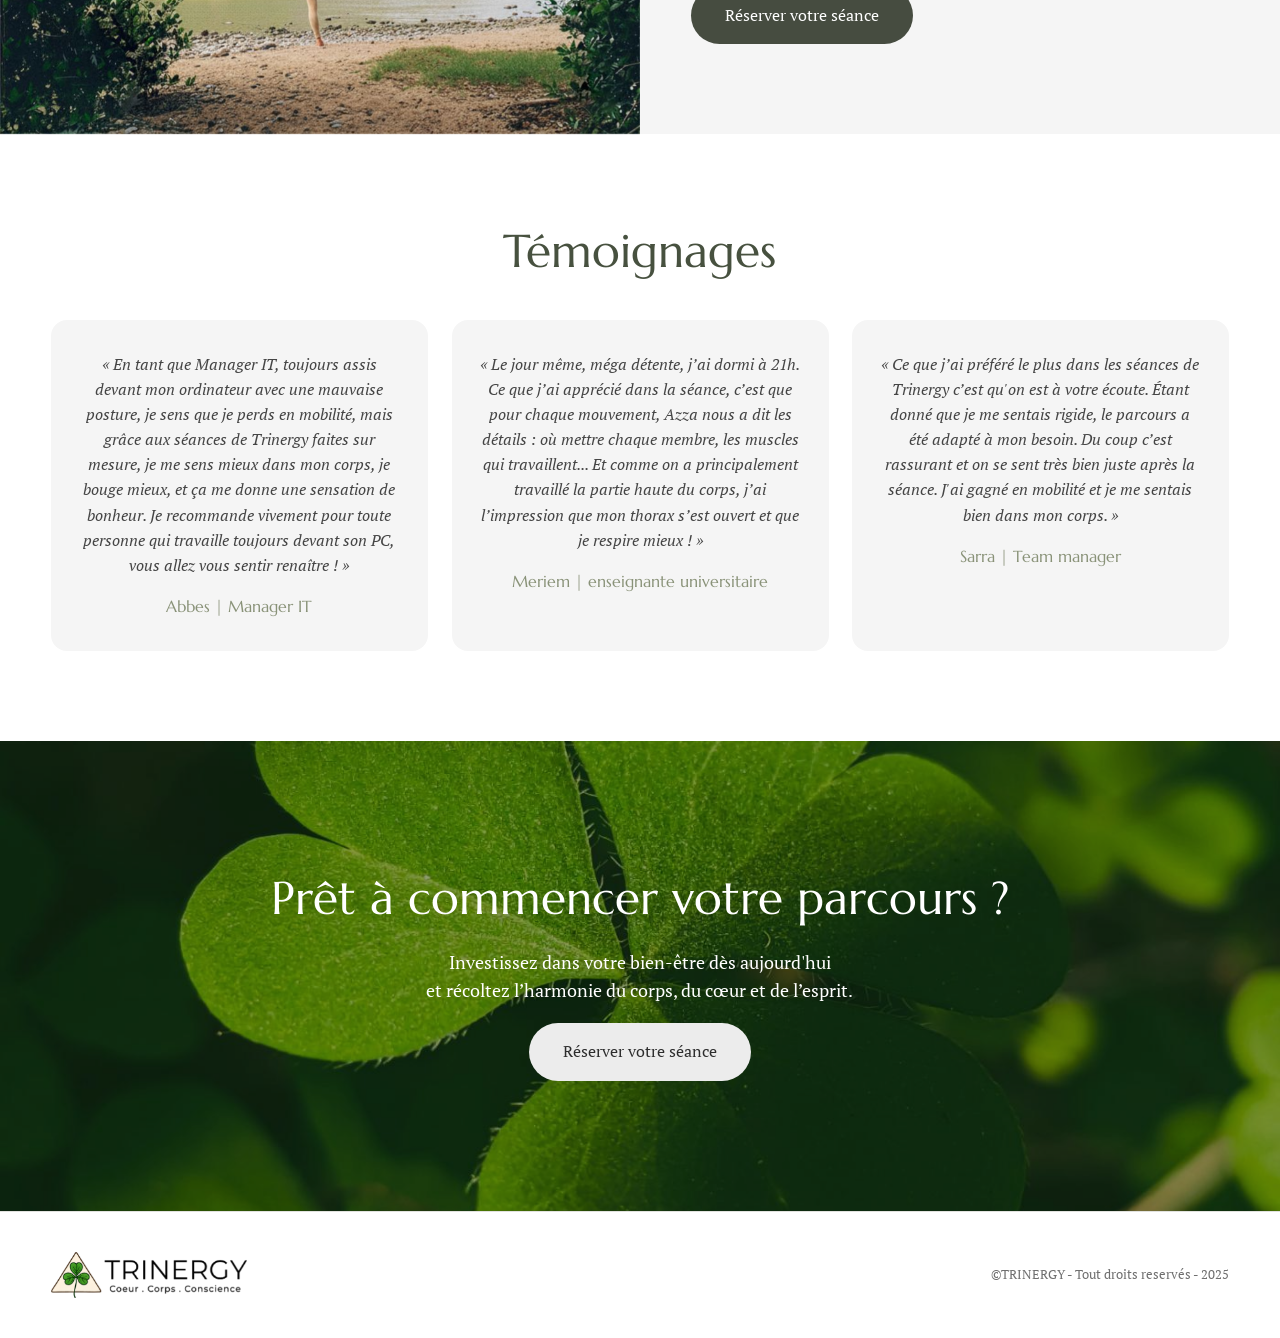
<file: services.html>
<!DOCTYPE html>
<html lang="fr">
<head>
<meta charset="UTF-8">
<meta name="viewport" content="width=device-width, initial-scale=1.0">
<title>TRINERGY - Services</title>
<meta name="description" content="Découvrez les services Trinergy : séances individuelles, en groupe et en entreprise, alliant sophrologie, mobilité et méditation.">
<link rel="icon" href="images/favicon.png" type="image/png">
<link rel="stylesheet" href="css/style.css">
</head>
<body>

<header class="site-header">
  <div class="container">
    <a href="index.html" class="logo"><img src="images/logo.png" alt="Trinergy - Coeur . Corps . Conscience"></a>
    <nav class="main-nav">
      <a href="index.html">Accueil</a>
      <a href="services.html" class="active">Services</a>
      <a href="about.html">À propos</a>
      <a href="contact.html">Contact</a>
      <a href="contact.html" class="btn btn-dark mobile-cta">Réserver</a>
    </nav>
    <div class="header-actions">
      <a href="contact.html" class="btn btn-dark">Réserver</a>
      <button class="nav-toggle" aria-label="Menu" aria-expanded="false"><span></span><span></span></button>
    </div>
  </div>
</header>

<section class="hero hero-small" style="background-image:url('images/hero-services.jpg');">
  <div class="hero-content">
    <h1>Services</h1>
    <p class="sub">Des solutions personnalisées pour tous les âges et tous les besoins, du particulier à l'entreprise</p>
    <a href="contact.html" class="btn btn-light">Réserver une séance</a>
  </div>
</section>

<section class="section" id="stats">
  <div class="container text-center">
    <h2>À qui s'adresse notre aide ?</h2>
    <p class="lede">Des statistiques qui parlent d'elles-mêmes</p>
    <div class="stats-grid">
      <div class="stat-card">
        <div class="icon">
          <svg viewBox="0 0 24 24" fill="none" stroke="currentColor" stroke-width="1.4" stroke-linecap="round" stroke-linejoin="round">
            <rect width="20" height="14" x="2" y="3" rx="2"></rect>
            <line x1="8" x2="16" y1="21" y2="21"></line>
            <line x1="12" x2="12" y1="17" y2="21"></line>
          </svg>
        </div>
        <div class="num">48%</div>
        <p><strong>des actifs</strong> souffriront de mal de dos lié à la posture assise et au travail sur écran</p>
      </div>
      <div class="stat-card">
        <div class="icon">
          <svg viewBox="0 0 24 24" fill="none" stroke="currentColor" stroke-width="1.4" stroke-linecap="round" stroke-linejoin="round">
            <path d="M12 18V5"></path>
            <path d="M15 13a4.17 4.17 0 0 1-3-4 4.17 4.17 0 0 1-3 4"></path>
            <path d="M17.598 6.5A3 3 0 1 0 12 5a3 3 0 1 0-5.598 1.5"></path>
            <path d="M17.997 5.125a4 4 0 0 1 2.526 5.77"></path>
            <path d="M18 18a4 4 0 0 0 2-7.464"></path>
            <path d="M19.967 17.483A4 4 0 1 1 12 18a4 4 0 1 1-7.967-.517"></path>
            <path d="M6 18a4 4 0 0 1-2-7.464"></path>
            <path d="M6.003 5.125a4 4 0 0 0-2.526 5.77"></path>
          </svg>
        </div>
        <div class="num">70%</div>
        <p><strong>des actifs</strong> ressentent une fatigue mentale ou de l'anxiété au travail</p>
      </div>
      <div class="stat-card">
        <div class="icon">
          <svg viewBox="0 0 24 24" fill="none" stroke="currentColor" stroke-width="1.4" stroke-linecap="round" stroke-linejoin="round">
            <path d="M2 9.5a5.5 5.5 0 0 1 9.591-3.676.56.56 0 0 0 .818 0A5.49 5.49 0 0 1 22 9.5c0 2.29-1.5 4-3 5.5l-5.492 5.313a2 2 0 0 1-3 .019L5 15c-1.5-1.5-3-3.2-3-5.5"></path>
            <path d="M3.22 13H9.5l.5-1 2 4.5 2-7 1.5 3.5h5.27"></path>
          </svg>
        </div>
        <div class="num">73%</div>
        <p><strong>des personnes</strong> déclarent que le stress a un impact direct sur leur santé physique</p>
      </div>
    </div>
    <a href="#entreprises" class="btn btn-light" style="margin-top:2.6rem;">En savoir plus</a>
  </div>
</section>

<section class="section bg-alt feature-block" id="entreprises">
  <div class="container text-center">
    <h2>Services Entreprise</h2>
    <p class="lede">Nos Packages sont adaptés à la taille de votre équipe</p>
  </div>
  <div class="container">
    <div class="service-cards">
      <div class="service-card">
        <img src="images/entreprise-big.jpg" alt="Rituels bien-être en entreprise Trinergy">
        <h3>Rituels Bien-être (hebdomadaires ou bimensuels)</h3>
        <p>Un accompagnement continu pour ancrer les bénéfices dans le temps, maintenir un niveau de stress bas, améliorer le climat social et offrir un rendez-vous fixe de santé physique et mentale au sein de l'entreprise.</p>
        <ul class="leaf-list">
          <li>🌿 <strong>Soulagement physique :</strong> Réduction des raideurs et des inconforts liés au travail sur écran.</li>
          <li>🌿 <strong>Gestion des émotions :</strong> Outils pratiques pour faire face aux pics de stress et préserver l'énergie de vos collaborateurs au quotidien.</li>
          <li>🌿 <strong>Récupération mentale :</strong> Diminution de l'anxiété et de la fatigue cognitive accumulée.</li>
        </ul>
        <a href="contact.html" class="btn btn-dark">Réserver</a>
      </div>
      <div class="service-card">
        <img src="images/entreprise-small.jpg" alt="Ateliers ponctuels en entreprise Trinergy">
        <h3>Ateliers (ponctuels)</h3>
        <p>Intégration dans des journées de team building, séminaires annuels, journées dédiées à la QVT ou périodes de forte charge.</p>
        <ul class="leaf-list">
          <li>🌿 <strong>Inclusion dans la démarche QVT / RPS :</strong> Une réponse concrète aux enjeux de Qualité de Vie au Travail et de prévention des Risques Psychosociaux.</li>
          <li>🌿 <strong>Acquisition d'une autonomie :</strong> Intégration d'une boîte à outils personnelle de micro-routines utilisables au bureau face au stress.</li>
          <li>🌿 <strong>Engagement & Rétention :</strong> Un signal fort envoyé à vos collaborateurs, démontrant une considération réelle pour leur santé et leur bien-être global.</li>
        </ul>
        <a href="contact.html" class="btn btn-dark">Réserver</a>
      </div>
    </div>
  </div>
</section>

<section class="section">
  <div class="container text-center">
    <h2>Services Particuliers</h2>
  </div>
  <div class="container">
    <div class="service-cards">
      <div class="service-card">
        <img src="images/services-groupe.jpg" alt="Séances en groupe Trinergy">
        <h3>Séances en Groupe</h3>
        <p>Les séances en groupe procurent un bien-être général et sont idéales pour toute personne souhaitant se libérer des tensions physiques et mentales, retrouver de la mobilité, de la souplesse et de l'énergie.</p>
        <p>Aucun prérequis nécessaire : les mouvements sont adaptés à tous les niveaux, dans un cadre collectif bienveillant.</p>
        <p><strong>Les séances incluent :</strong></p>
        <ul class="leaf-list">
          <li>🌿 Temps de recentrage (respiration, intention)</li>
          <li>🌿 Exercices de stretching/mobilité</li>
          <li>🌿 Méditation guidée (scan corporel)</li>
        </ul>
        <a href="contact.html" class="btn btn-dark">Réserver</a>
      </div>
      <div class="service-card">
        <img src="images/services-individuel.jpg" alt="Séance individuelle Trinergy">
        <h3>Séances Individuelles</h3>
        <p>Les séances individuelles Trinergy s’adressent aux personnes qui souhaitent apporter plus de calme, de clarté et d’équilibre dans leur vie, en traitant une problématique précise. Une séance individuelle permet un accompagnement entièrement personnalisé, adapté aux besoins spécifiques de la personne, à son rythme et à ses objectifs.</p>
        <p>L’attention exclusive du praticien permet de cibler avec précision les sources de stress ou de blocages et de proposer des solutions concrètes et efficaces.</p>
        <p><strong>Chaque séance combine :</strong></p>
        <ul class="leaf-list">
          <li>🌿 Différents outils de la sophrologie</li>
          <li>🌿 Relaxation et méditation</li>
          <li>🌿 Mobilité douce et conscience corporelle</li>
        </ul>
        <a href="contact.html" class="btn btn-dark">Réserver</a>
      </div>
    </div>
  </div>
</section>

<section class="section">
  <div class="container text-center">
    <span class="eyebrow">Déroulement d'une Séance</span>
    <h2>1h15 d'harmonie entre cœur, corps et conscience</h2>
    <div class="timeline">
      <div class="timeline-card">
        <div class="icon">
          <svg viewBox="0 0 24 24" fill="none" stroke="currentColor" stroke-width="1.4" stroke-linecap="round" stroke-linejoin="round">
            <path d="M12 2a10 10 0 0 1 7.38 16.75"></path>
            <path d="M12 6v6l4 2"></path>
            <path d="M2.5 8.875a10 10 0 0 0-.5 3"></path>
            <path d="M2.83 16a10 10 0 0 0 2.43 3.4"></path>
            <path d="M4.636 5.235a10 10 0 0 1 .891-.857"></path>
            <path d="M8.644 21.42a10 10 0 0 0 7.631-.38"></path>
          </svg>
        </div>
        <div class="time">25 min</div>
        <h4>Exercices de Souplesse</h4>
        <span class="kicker">Corps - Préparation physique</span>
        <p>Étirements doux, mobilité articulaire et renforcement musculaire adapté à votre niveau</p>
      </div>
      <div class="timeline-card">
        <div class="icon">
          <svg viewBox="0 0 24 24" fill="none" stroke="currentColor" stroke-width="1.4" stroke-linecap="round" stroke-linejoin="round">
            <path d="M12 2a10 10 0 0 1 7.38 16.75"></path>
            <path d="M12 6v6l4 2"></path>
            <path d="M2.5 8.875a10 10 0 0 0-.5 3"></path>
            <path d="M2.83 16a10 10 0 0 0 2.43 3.4"></path>
            <path d="M4.636 5.235a10 10 0 0 1 .891-.857"></path>
            <path d="M8.644 21.42a10 10 0 0 0 7.631-.38"></path>
          </svg>
        </div>
        <div class="time">25 min</div>
        <h4>Exercices de Respiration</h4>
        <span class="kicker">Cœur - Régulation émotionnelle</span>
        <p>Techniques de sophrologie et de breath work pour gérer le stress et développer la conscience corporelle</p>
      </div>
      <div class="timeline-card">
        <div class="icon">
          <svg viewBox="0 0 24 24" fill="none" stroke="currentColor" stroke-width="1.4" stroke-linecap="round" stroke-linejoin="round">
            <path d="M12 2a10 10 0 0 1 7.38 16.75"></path>
            <path d="M12 6v6l4 2"></path>
            <path d="M2.5 8.875a10 10 0 0 0-.5 3"></path>
            <path d="M2.83 16a10 10 0 0 0 2.43 3.4"></path>
            <path d="M4.636 5.235a10 10 0 0 1 .891-.857"></path>
            <path d="M8.644 21.42a10 10 0 0 0 7.631-.38"></path>
          </svg>
        </div>
        <div class="time">25 min</div>
        <h4>Méditation</h4>
        <span class="kicker">Conscience - Clarté mentale</span>
        <p>Pratiques de pleine conscience, de méditation guidée et de visualisation positive pour cultiver la paix intérieure et la concentration</p>
      </div>
    </div>
  </div>
</section>

<section class="holistic-wrap benefits-wrap">
  <div class="holistic-image-side" style="background-image:url('images/concept-tree.jpg');"></div>
  <div class="holistic-text-side">
    <h2>Les Bénéfices avec Trinergy</h2>
    <ul class="benefits-list">
      <li>Réduction du stress et de la charge mentale</li>
      <li>Amélioration de la concentration et de la clarté mentale</li>
      <li>Soulagement des tensions physiques liées à la posture et à la sédentarité</li>
      <li>Développement d’une meilleure écoute de soi et des autres</li>
      <li>Renforcement du sentiment d’appartenance et de confiance en soi</li>
      <li>Amélioration de la productivité</li>
      <li>Stimulation de l’énergie vitale</li>
      <li>Développement progressif de l’autonomie dans les pratiques de relaxation</li>
    </ul>
    <a href="contact.html" class="btn btn-dark" style="margin-top:2rem;">Réserver votre séance</a>
  </div>
</section>

<section class="section">
  <div class="container text-center">
    <h2>Témoignages</h2>
    <div class="testimonial-grid">
      <div class="testimonial-card">
        <p>« En tant que Manager IT, toujours assis devant mon ordinateur avec une mauvaise posture, je sens que je perds en mobilité, mais grâce aux séances de Trinergy faites sur mesure, je me sens mieux dans mon corps, je bouge mieux, et ça me donne une sensation de bonheur. Je recommande vivement pour toute personne qui travaille toujours devant son PC, vous allez vous sentir renaître ! »</p>
        <cite>Abbes | Manager IT</cite>
      </div>
      <div class="testimonial-card">
        <p>« Le jour même, méga détente, j’ai dormi à 21h. Ce que j’ai apprécié dans la séance, c’est que pour chaque mouvement, Azza nous a dit les détails : où mettre chaque membre, les muscles qui travaillent... Et comme on a principalement travaillé la partie haute du corps, j’ai l’impression que mon thorax s’est ouvert et que je respire mieux ! »</p>
        <cite>Meriem | enseignante universitaire</cite>
      </div>
      <div class="testimonial-card">
        <p>« Ce que j’ai préféré le plus dans les séances de Trinergy c’est qu'on est à votre écoute. Étant donné que je me sentais rigide, le parcours a été adapté à mon besoin. Du coup c’est rassurant et on se sent très bien juste après la séance. J'ai gagné en mobilité et je me sentais bien dans mon corps. »</p>
        <cite>Sarra | Team manager</cite>
      </div>
    </div>
  </div>
</section>

<section class="cta-band" style="background-image:url('images/cta-clover.jpg');">
  <div class="container">
    <h2>Prêt à commencer votre parcours ?</h2>
    <p>Investissez dans votre bien-être dès aujourd'hui<br>et récoltez l’harmonie du corps, du cœur et de l’esprit.</p>
    <a href="contact.html" class="btn btn-light">Réserver votre séance</a>
  </div>
</section>

<footer class="site-footer">
  <div class="container">
    <a href="index.html" class="logo"><img src="images/logo.png" alt="Trinergy"></a>
    <small>©TRINERGY - Tout droits reservés - 2025</small>
  </div>
</footer>

<script src="js/main.js"></script>
</body>
</html>
</file>
<file: css/style.css>
/* ==========================================================================
   TRINERGY — feuille de style principale
   ========================================================================== */

@import url('https://fonts.googleapis.com/css2?family=Marcellus&family=PT+Serif:wght@400;700&display=swap');

:root{
  --bg: #f5f5f5;
  --white: #ffffff;
  --text: #454545;
  --text-light: #6f6f6f;
  --heading: #47513f;
  --accent: #899278;
  --accent-dark: #464c40;
  --border: #e2e2df;
  --font-heading: 'Marcellus', 'Times New Roman', serif;
  --font-body: 'PT Serif', Georgia, serif;
  --max-width: 1440px;
  --card-icon-size: 84px;
  --card-icon-gap: 28px;
  --container-inset: max(4vw, calc((100vw - var(--max-width)) / 2 + 4vw));
}

*{ box-sizing: border-box; }

html{ scroll-behavior: smooth; }

body{
  margin: 0;
  font-family: var(--font-body);
  color: var(--text);
  background: var(--white);
  line-height: 1.6;
  -webkit-font-smoothing: antialiased;
}

img{ max-width: 100%; display: block; }

a{ color: inherit; text-decoration: none; }

h1,h2,h3,h4{
  font-family: var(--font-heading);
  color: var(--heading);
  font-weight: 400;
  margin: 0 0 .5em;
  line-height: 1.2;
}

h1{ font-size: clamp(2.4rem, 5vw, 4.4rem); }
h2{ font-size: clamp(1.9rem, 3.6vw, 3rem); }
h3{ font-size: clamp(1.3rem, 2.2vw, 1.7rem); }

p{ margin: 0 0 1em; }

.container{
  max-width: var(--max-width);
  margin: 0 auto;
  padding: 0 4vw;
}

.section{ padding: 90px 0; }
.section.bg-alt{ background: var(--bg); }

.text-center{ text-align: center; }
.eyebrow{
  display:block;
  text-transform: none;
  letter-spacing: .04em;
  color: var(--accent);
  font-family: var(--font-heading);
  font-size: 1.05rem;
  margin-bottom: .4em;
}
.lede{
  max-width: 720px;
  margin: 0 auto 3rem;
  color: var(--text-light);
  font-size: 1.15rem;
  text-align: center;
}

/* Buttons
   ========================================================================== */
.btn{
  display: inline-block;
  padding: 16px 34px;
  border-radius: 300px;
  font-family: var(--font-body);
  font-size: 1rem;
  border: none;
  cursor: pointer;
  transition: transform .18s ease, background .18s ease, box-shadow .18s ease;
}
.btn-dark{
  background: var(--accent-dark);
  color: var(--white);
}
.btn-dark:hover, a.btn-dark:hover{ background:#373d33; transform: translateY(-2px); }
.btn-light{
  background: #ececec;
  color: #2d2d2d;
}
.btn-light:hover, a.btn-light:hover{ background:#e0e0e0; transform: translateY(-2px); }

/* Header
   ========================================================================== */
.site-header{
  position: sticky;
  top: 0;
  z-index: 100;
}
.site-header::before{
  content:"";
  position:absolute;
  inset:0;
  background: rgba(255,255,255,.82);
  backdrop-filter: blur(12px);
  -webkit-backdrop-filter: blur(12px);
  box-shadow: 0 12px 48px 12px rgba(71,81,63,.15);
  z-index:-1;
}
.site-header .container{
  display:flex;
  align-items:center;
  justify-content: space-between;
  padding-top: 14px;
  padding-bottom: 14px;
}
.logo{ position:relative; z-index:101; }
.logo img{ height: 46px; width:auto; }

nav.main-nav{
  display:flex;
  align-items:center;
  gap: 36px;
}
nav.main-nav a{
  font-family: var(--font-body);
  font-size: 1rem;
  color: #333;
  padding-bottom: 4px;
  border-bottom: 1px solid transparent;
}
nav.main-nav a.active,
nav.main-nav a:hover{
  border-bottom-color: #333;
}
.header-actions{ display:flex; align-items:center; gap: 22px; }

.nav-toggle{
  display:none;
  position:relative;
  width:35px;
  height:35px;
  background:none;
  border:none;
  cursor:pointer;
  padding:0;
  z-index:101;
}
.nav-toggle span{
  position:absolute;
  left:0;
  top:50%;
  width:100%;
  height:1px;
  background: var(--heading);
  transition: transform .25s cubic-bezier(.2,.6,.3,1), width .25s cubic-bezier(.2,.6,.3,1);
}
.nav-toggle span:nth-child(1){ transform: translateY(-6px); }
.nav-toggle span:nth-child(2){ transform: translateY(6px); }
.nav-toggle.active span:nth-child(1){ transform: translateY(0) rotate(45deg); width:80%; }
.nav-toggle.active span:nth-child(2){ transform: translateY(0) rotate(-45deg); width:80%; }
.mobile-cta{ display:none; }

/* Hero
   ========================================================================== */
.hero{
  position: relative;
  min-height: 620px;
  display:flex;
  align-items:center;
  justify-content:center;
  text-align:center;
  color: #fff;
  background-size: cover;
  background-position: center;
  overflow:hidden;
}
.hero::after{
  content:"";
  position:absolute; inset:0;
  background: linear-gradient(180deg, rgba(20,24,16,.2), rgba(20,24,16,.3));
}
.hero-content{
  position:relative;
  z-index:2;
  max-width: 820px;
  padding: 0 6vw;
}
.hero-content .eyebrow{ color:#fff; font-size:1.2rem; }
.hero-content h1{
  color:#fff;
  letter-spacing: .12em;
  margin-bottom: .3em;
}
.hero-content .sub{
  font-family: var(--font-heading);
  font-weight: 400;
  font-size: 1.7rem;
  margin-bottom: 2rem;
}
.hero.hero-small{ min-height: 420px; }

/* Concept cards
   ========================================================================== */
.concept-grid{
  display:grid;
  grid-template-columns: repeat(3, 1fr);
  gap: 28px;
  margin-top: 3rem;
}
.concept-card{
  background: var(--white);
  border-radius: 22px;
  padding: 50px 34px;
  text-align:center;
  box-shadow: 0 20px 40px rgba(0,0,0,.05);
}
.concept-card img{ width: var(--card-icon-size); height: var(--card-icon-size); margin: 0 auto var(--card-icon-gap); }
.concept-card h3{ color: var(--accent); font-size: 2rem; margin-bottom: .6em; }
.concept-card p{ color: var(--text-light); margin: 0; }

/* Split section (image + text)
   ========================================================================== */
.split{
  display:grid;
  grid-template-columns: 1fr 1fr;
  align-items:center;
  gap: 60px;
}
.split img{ border-radius: 12px; width:100%; height:100%; object-fit:cover; }
.split img.founder-photo{ width:100%; height:auto; aspect-ratio: 632/725; max-width:100%; object-fit:cover; border-radius:20px; margin:0; box-shadow: 0 20px 40px rgba(0,0,0,.10); }
.split.reverse{ direction: rtl; }
.split.reverse > *{ direction: ltr; }
.leaf-list{ list-style:none; padding:0; margin: 1.4em 0; }
.leaf-list li{ margin-bottom: .6em; font-size:1.05rem; }

/* Rectangular offset photo cluster (Services Entreprises)
   ========================================================================== */
.rect-cluster{
  position: relative;
  padding-top: 110px;
}
.rect-cluster .big{
  width: 88%;
  min-height: 420px;
  object-fit: cover;
  border-radius: 18px;
  box-shadow: 0 20px 40px rgba(0,0,0,.10);
}
.rect-cluster .small{
  position: absolute;
  top: 0;
  right: 0;
  width: 55%;
  border-radius: 16px;
  box-shadow: 0 15px 30px rgba(0,0,0,.15);
}

/* Side-by-side service cards (Services Particuliers)
   ========================================================================== */
.service-cards{
  display:grid;
  grid-template-columns: 1fr 1fr;
  gap: 60px;
  margin-top: 3rem;
}
.service-card img{
  width:100%;
  border-radius: 16px;
  height: 280px;
  object-fit: cover;
  margin-bottom: 1.6rem;
}
.service-card p{ color: var(--text); }

/* Services cards (particuliers / entreprises)
   ========================================================================== */
.dual-cards{
  display:grid;
  grid-template-columns: 1fr 1fr;
  gap: 50px;
  margin-top: 3rem;
}
.dual-card{ text-align:left; }
.dual-card .photo-cluster{
  position:relative;
  margin-bottom: 50px;
}
/* Main photo: fills the block, perfectly flush with its edges */
.dual-card .photo-cluster img.p1{
  display:block;
  width:100%;
  aspect-ratio: 515 / 398;
  object-fit: cover;
  border-radius: 40px;
}
/* Accent photo: floats above the main photo, overlapping a corner */
.dual-card .photo-cluster img.p2{
  position:absolute;
  width: 42%;
  aspect-ratio: 1 / 1;
  object-fit: cover;
  border-radius: 50%;
  box-shadow: 0 20px 40px rgba(0,0,0,.15);
}
.dual-card .photo-cluster.cluster-particuliers img.p2{
  top: -10%; left: -10%;
}
.dual-card .photo-cluster.cluster-entreprises img.p2{
  bottom: -10%; right: -10%;
}
.dual-card h3{ font-size: 2rem; margin-bottom: .5em; }
.dual-card p{ color: var(--text-light); }

/* Testimonials
   ========================================================================== */
.testimonial-grid{
  display:grid;
  grid-template-columns: repeat(3, 1fr);
  gap: 24px;
  margin-top: 2.5rem;
}
.testimonial-card{
  background: var(--bg);
  border-radius: 16px;
  padding: 32px 28px;
}
.testimonial-card p{ font-style: italic; color: var(--text); font-size: .98rem; }
.testimonial-card cite{ display:block; margin-top: 1em; font-style:normal; color: var(--accent); font-family: var(--font-heading); }

/* CTA band
   ========================================================================== */
.cta-band{
  position:relative;
  padding: 130px 0;
  text-align:center;
  color:#fff;
  background-size: cover;
  background-position: center;
}
.cta-band::after{ content:""; position:absolute; inset:0; background: rgba(10,20,5,.42); }
.split-photo-bg{ position:absolute; inset:0; display:flex; z-index:0; }
.split-photo-bg img{ width:50%; height:100%; object-fit:cover; display:block; }
.cta-band .container{ position:relative; z-index:2; }
.cta-band h2{ color:#fff; }
.cta-band p{ font-size: 1.1rem; }

/* Stats (services page)
   ========================================================================== */
.stats-grid{
  display:grid;
  grid-template-columns: repeat(3,1fr);
  gap: 28px;
  margin-top: 3rem;
  text-align:center;
}
.stat-card{
  background: var(--white);
  border-radius: 22px;
  padding: 50px 34px;
  box-shadow: 0 20px 40px rgba(0,0,0,.05);
}
.stat-card .icon{ width: var(--card-icon-size); height: var(--card-icon-size); margin: 0 auto var(--card-icon-gap); color: var(--accent-dark); }
.stat-card .icon svg{ width:100%; height:100%; }
.stat-card .num{ font-family: var(--font-heading); font-size: 3rem; color: var(--heading); }
.stat-card p{ color: var(--text-light); font-size: .95rem; }

/* Feature rows (services detail)
   ========================================================================== */
.feature-block{ padding: 70px 0; border-bottom: 1px solid var(--border); }
.feature-block:last-child{ border-bottom:none; }

/* Timeline (déroulement) */
.timeline{
  display:grid;
  grid-template-columns: repeat(3,1fr);
  gap: 28px;
  margin-top: 3rem;
}
.timeline-card{
  text-align:center;
  background: var(--white);
  border-radius: 22px;
  padding: 46px 28px;
  box-shadow: 0 20px 40px rgba(0,0,0,.05);
}
.timeline-card .icon{ width: var(--card-icon-size); height: var(--card-icon-size); margin:0 auto var(--card-icon-gap); color: var(--accent-dark); }
.timeline-card .icon svg{ width:100%; height:100%; }
.timeline-card .time{ font-family: var(--font-heading); color: var(--accent); font-size: 1.6rem; margin-bottom:.3em; }
.timeline-card h4{ font-family: var(--font-body); font-weight:700; color: var(--heading); margin-bottom:.2em; }
.timeline-card .kicker{ color: var(--accent); font-size:.85rem; text-transform: uppercase; letter-spacing:.05em; margin-bottom:.6em; display:block; }

/* Benefits list */
.benefits-list{
  list-style:none; padding:0; margin: 2rem auto 0; max-width: 820px;
  display:grid; grid-template-columns: 1fr 1fr; gap: 14px 40px;
}
.benefits-list li{ padding-left: 1.6em; position:relative; }
.benefits-list li::before{ content:"❖"; position:absolute; left:0; color: var(--accent); }

/* Values grid (about) */
.values-grid{
  display:grid;
  grid-template-columns: repeat(4,1fr);
  gap: 26px;
  margin-top: 3rem;
  text-align:center;
}
.value-card{
  background: var(--white);
  border-radius: 22px;
  padding: 40px 24px;
  box-shadow: 0 20px 40px rgba(0,0,0,.05);
}
.value-card .icon{ width: var(--card-icon-size); height: var(--card-icon-size); margin:0 auto var(--card-icon-gap); color: var(--accent-dark); }
.value-card .icon svg{ width:100%; height:100%; }
.value-card .icon img{ width:100%; height:100%; object-fit:contain; }
.value-card h4{ font-family: var(--font-heading); font-size:1.3rem; color: var(--heading); margin-bottom:.3em; }
.value-card p{ color: var(--text-light); font-size:.92rem; }

/* Quote block */
.quote-block{
  text-align:center;
  max-width: 780px;
  margin: 0 auto;
}
.quote-block blockquote{
  font-family: var(--font-heading);
  font-size: 1.6rem;
  color: #fff;
  margin: 0 0 .6em;
  font-style: normal;
}
.quote-block .who{ color: var(--accent); }

/* Founder block */
.founder-photo{ border-radius: 20px; width: 100%; height:auto; aspect-ratio: 632/725; object-fit:cover; margin: 0; box-shadow: 0 20px 40px rgba(0,0,0,.10); }
.tag-pill{
  display:inline-flex; align-items:center; gap:10px;
  color: var(--text-light); font-size:1rem; margin-top: 1rem;
}
.tag-pill svg{ width:20px; height:20px; color: var(--accent-dark); }
.founder-subtitle{
  display:flex; align-items:center; gap:12px;
  color: var(--text-light); font-size: 1.15rem;
  margin: .8rem 0 1.5rem;
}
.founder-subtitle img{ width:26px; height:26px; flex-shrink:0; }

/* Parcours steps */
.parcours-grid{
  display:grid; grid-template-columns: repeat(3,1fr); gap: 28px; margin-top: 3rem;
}
.parcours-card{
  text-align:center;
  background: var(--white);
  border-radius: 22px;
  padding: 50px 34px;
  box-shadow: 0 20px 40px rgba(0,0,0,.05);
}
.parcours-card .icon{ width: var(--card-icon-size); height: var(--card-icon-size); margin:0 auto var(--card-icon-gap); color: var(--accent-dark); }
.parcours-card .icon svg{ width:100%; height:100%; }
.parcours-card .icon img{ width:100%; height:100%; object-fit:contain; }

/* Contact page
   ========================================================================== */
.contact-wrap{
  display:grid;
  grid-template-columns: 1fr 1fr;
  min-height: 640px;
}
.contact-form-side{ padding: 90px 4vw; display:flex; flex-direction:column; justify-content:center; }
.contact-form-side .eyebrow{ text-align:left; }
.contact-image-side{ background-size:cover; background-position:center; min-height: 360px; }

/* Holistic approach section (homepage) - full-bleed split like contact page */
.holistic-wrap{
  display:grid;
  grid-template-columns: 1fr 1fr;
  min-height: 740px;
  background: var(--bg);
}
.holistic-text-side{ padding: 90px var(--container-inset); display:flex; flex-direction:column; justify-content:center; align-items:flex-start; }
.holistic-image-side{ background-size:cover; background-position:center bottom; min-height: 420px; }

form.contact-form{ margin-top: 1.6rem; max-width: 520px; }
form.contact-form .row{ display:grid; grid-template-columns: 1fr 1fr; gap: 18px; }
form.contact-form label{ display:block; font-size:.92rem; margin: 1rem 0 .35em; color: var(--text); }
form.contact-form label .req{ color:#999; font-weight:400; font-size:.85em; }
form.contact-form input,
form.contact-form textarea{
  width:100%;
  padding: 12px 14px;
  border: 1px solid #cfcfcf;
  border-radius: 8px;
  font-family: var(--font-body);
  font-size: .98rem;
  background: #fff;
}
form.contact-form textarea{ min-height: 120px; resize: vertical; }
form.contact-form button{ margin-top: 1.6rem; }

.faq{ max-width: 780px; margin: 2.5rem auto 0; }
.faq details{
  border-bottom: 1px solid var(--border);
  padding: 20px 0;
}
.faq summary{
  cursor:pointer;
  font-family: var(--font-heading);
  font-size: 1.25rem;
  color: var(--heading);
  list-style: none;
  display:flex;
  align-items:center;
  justify-content:space-between;
}
.faq summary::-webkit-details-marker{ display:none; }
.faq summary::after{ content:"+"; font-size:1.4rem; color: var(--accent); transition: transform .2s ease; }
.faq details[open] summary::after{ content:"–"; }
.faq details p{ margin-top: .8em; color: var(--text-light); }

.contact-info{
  text-align:center;
  padding: 60px 0;
}
.contact-info a{ color: var(--heading); }

/* Footer
   ========================================================================== */
footer.site-footer{
  background: var(--white);
  border-top: 1px solid var(--border);
  padding: 40px 0;
}
footer.site-footer .container{
  display:flex;
  align-items:center;
  justify-content:space-between;
  flex-wrap: wrap;
  gap: 16px;
}
footer.site-footer .logo img{ height: 46px; }
footer.site-footer small{ color: var(--text-light); }

/* Responsive
   ========================================================================== */
@media (max-width: 900px){
  .concept-grid,
  .stats-grid,
  .testimonial-grid,
  .parcours-grid,
  .timeline{ grid-template-columns: 1fr; }
  .values-grid{ grid-template-columns: 1fr 1fr; }
  .dual-cards{ grid-template-columns: 1fr; }
  .dual-card .photo-cluster.cluster-particuliers img.p2{ left: 2%; }
  .dual-card .photo-cluster.cluster-entreprises img.p2{ right: 2%; }
  .hero-content .sub{ font-size: 1.4rem; }
  .service-cards{ grid-template-columns: 1fr; }
  .rect-cluster{ padding-top: 90px; }
  .rect-cluster .small{ width: 62%; }
  .split, .split.reverse{ grid-template-columns: 1fr; direction: ltr; }
  .split.reverse{ }
  .contact-wrap{ grid-template-columns: 1fr; }
  .holistic-wrap{ grid-template-columns: 1fr; }
  .benefits-list{ grid-template-columns: 1fr; }
  nav.main-nav{
    position:fixed;
    top:0; left:0; right:0; bottom:0;
    width:100%; height:100%;
    margin:0;
    background: var(--bg);
    flex-direction:column;
    align-items:center;
    justify-content:center;
    gap:0;
    padding: 0;
    border-bottom:none;
    opacity:0;
    visibility:hidden;
    pointer-events:none;
    transition: opacity .4s cubic-bezier(.4,0,.2,1), visibility .4s cubic-bezier(.4,0,.2,1);
    z-index:99;
  }
  nav.main-nav.open{
    display:flex;
    opacity:1;
    visibility:visible;
    pointer-events:auto;
  }
  nav.main-nav a{
    font-size: clamp(1.8rem, 7vw, 2.4rem);
    color: var(--heading);
    margin: 16px 0;
    padding:0;
    border-bottom:none;
  }
  nav.main-nav a.active,
  nav.main-nav a:hover{ border-bottom:none; opacity:.7; }
  nav.main-nav .mobile-cta{
    display:inline-block;
    font-size: 1rem;
    padding: 16px 34px;
    margin: 48px 0 0;
    background:#000;
    color:#fff;
  }
  .header-actions > a.btn{ display:none; }
  .nav-toggle{ display:block; }
}
@media (max-width: 560px){
  .values-grid{ grid-template-columns: 1fr; }
  .section{ padding: 60px 0; }
}

/* Scroll reveal animation
   ========================================================================== */
.reveal{
  opacity: 0;
  transform: translateY(28px);
  transition: opacity 1.3s cubic-bezier(.2,.65,.3,1), transform 1.3s cubic-bezier(.2,.65,.3,1);
  will-change: opacity, transform;
}
.reveal.is-visible{
  opacity: 1;
  transform: translateY(0);
}
@media (prefers-reduced-motion: reduce){
  .reveal{
    opacity: 1 !important;
    transform: none !important;
    transition: none !important;
  }
}
</file>
